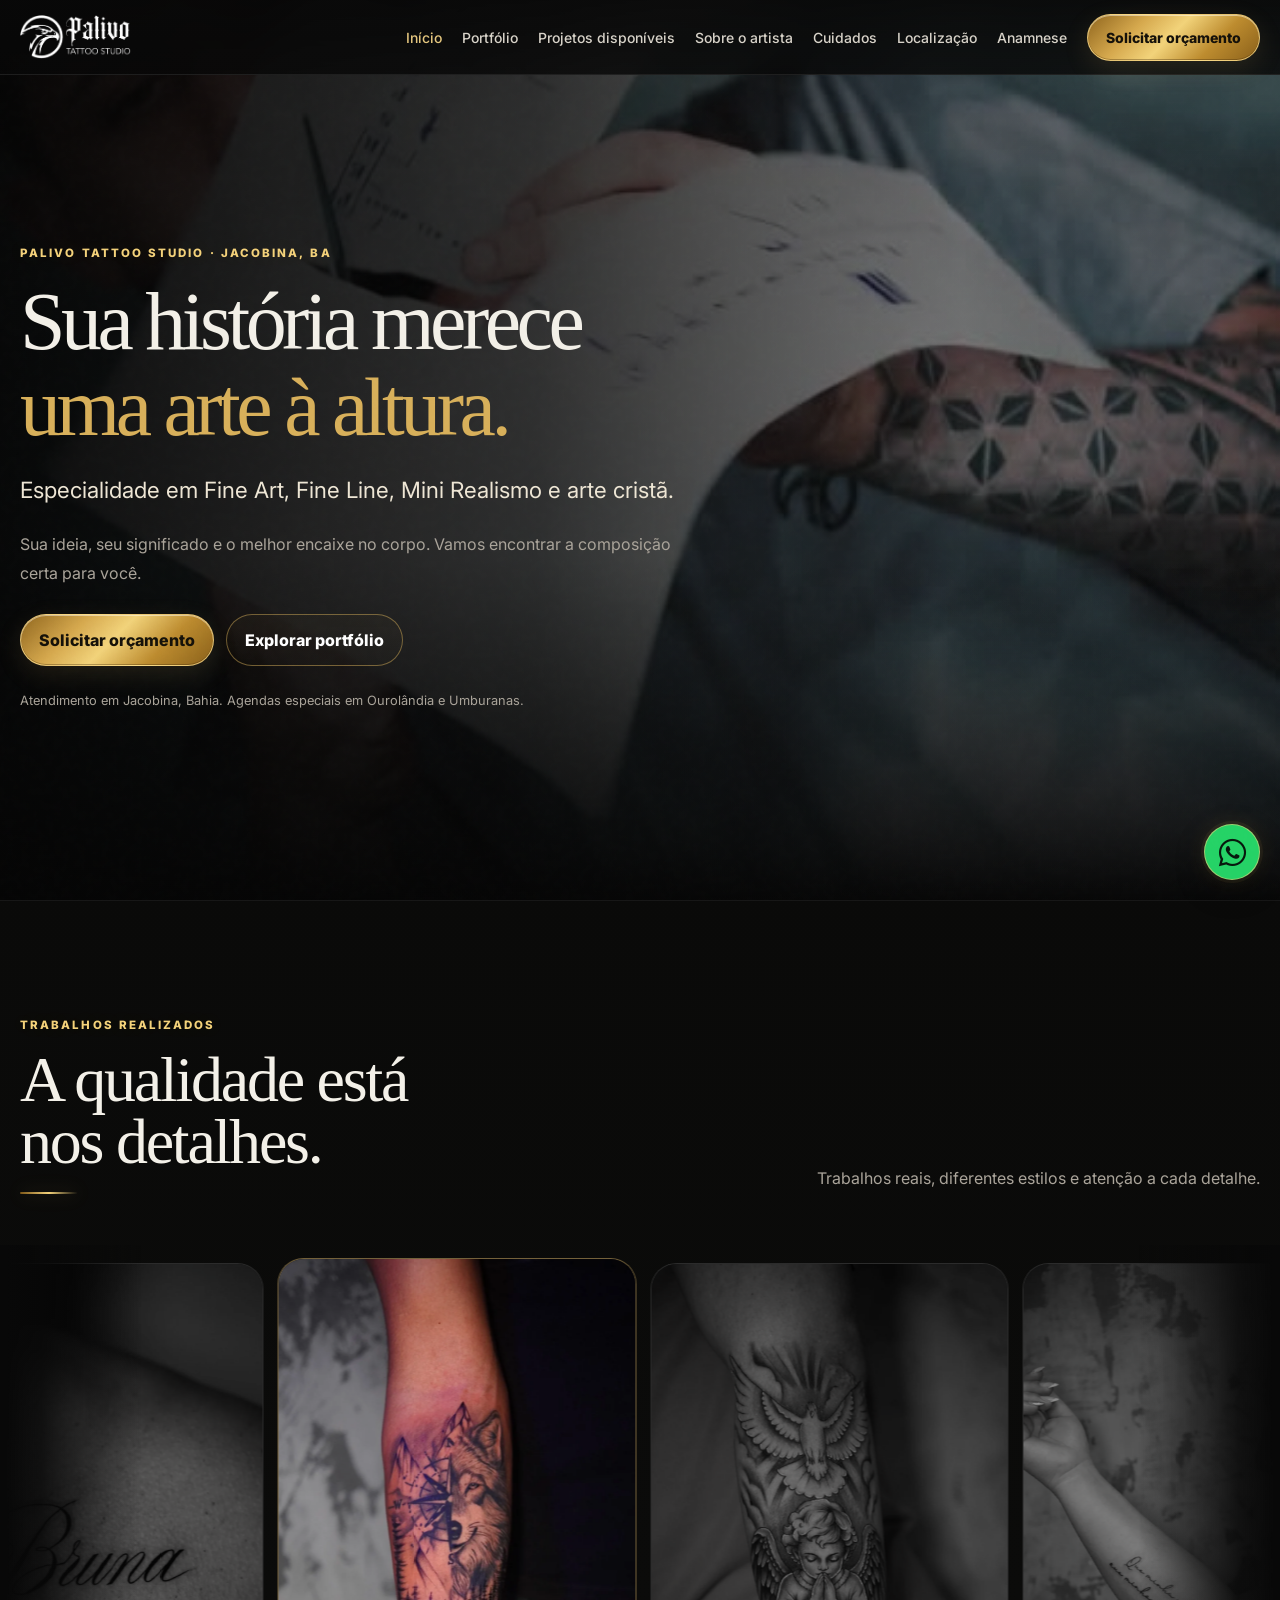
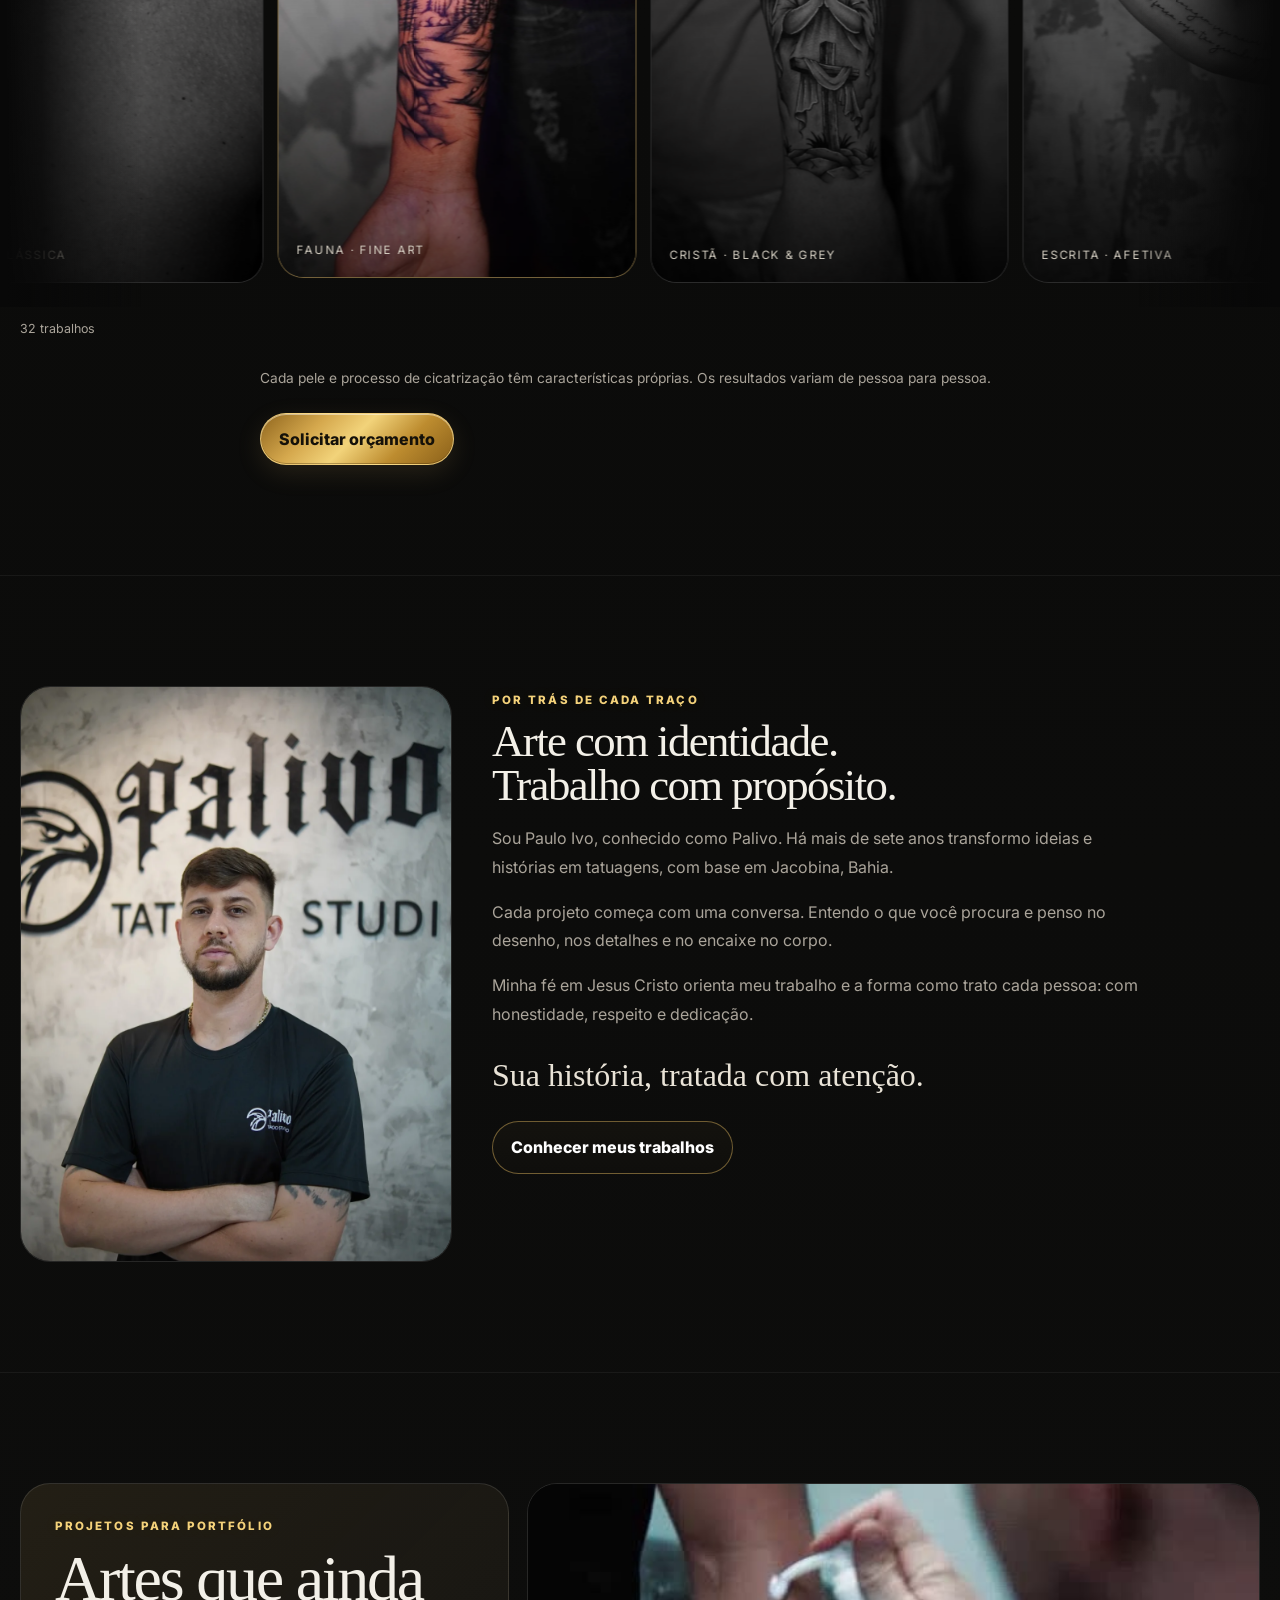
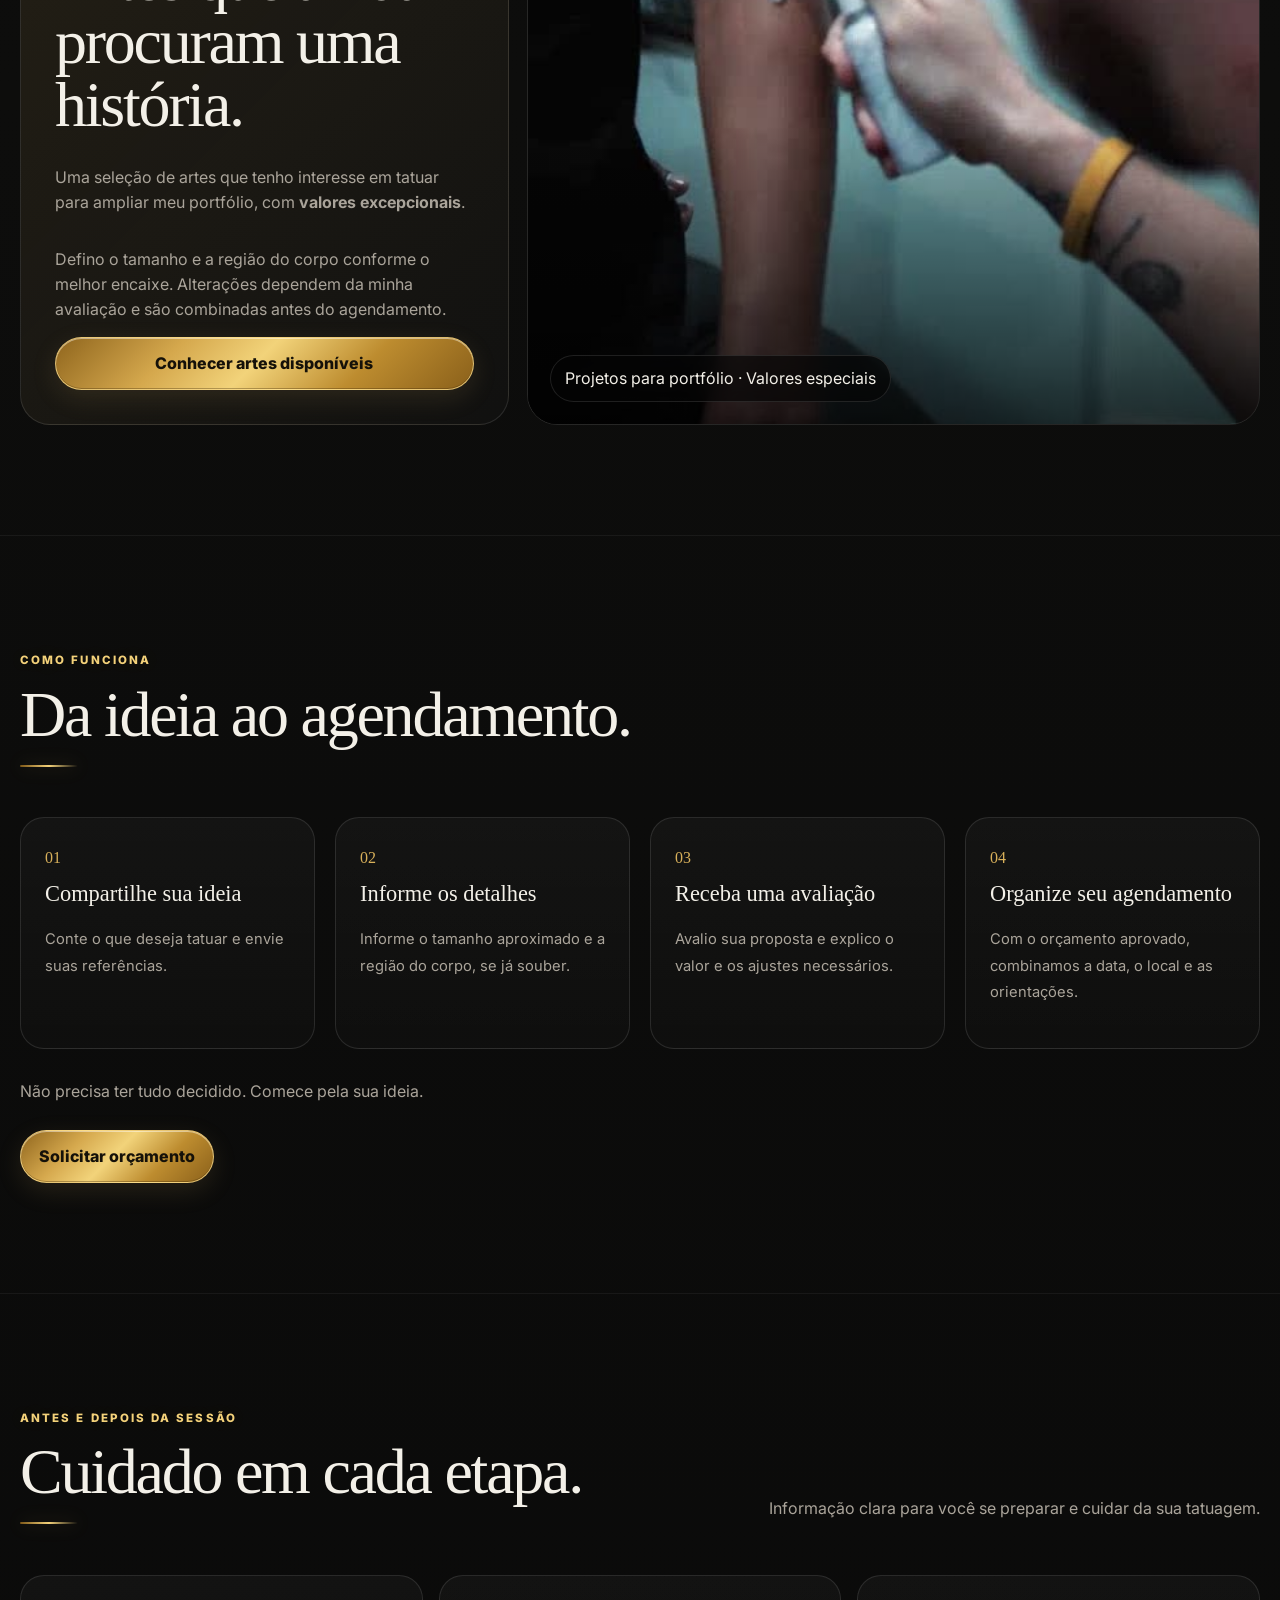
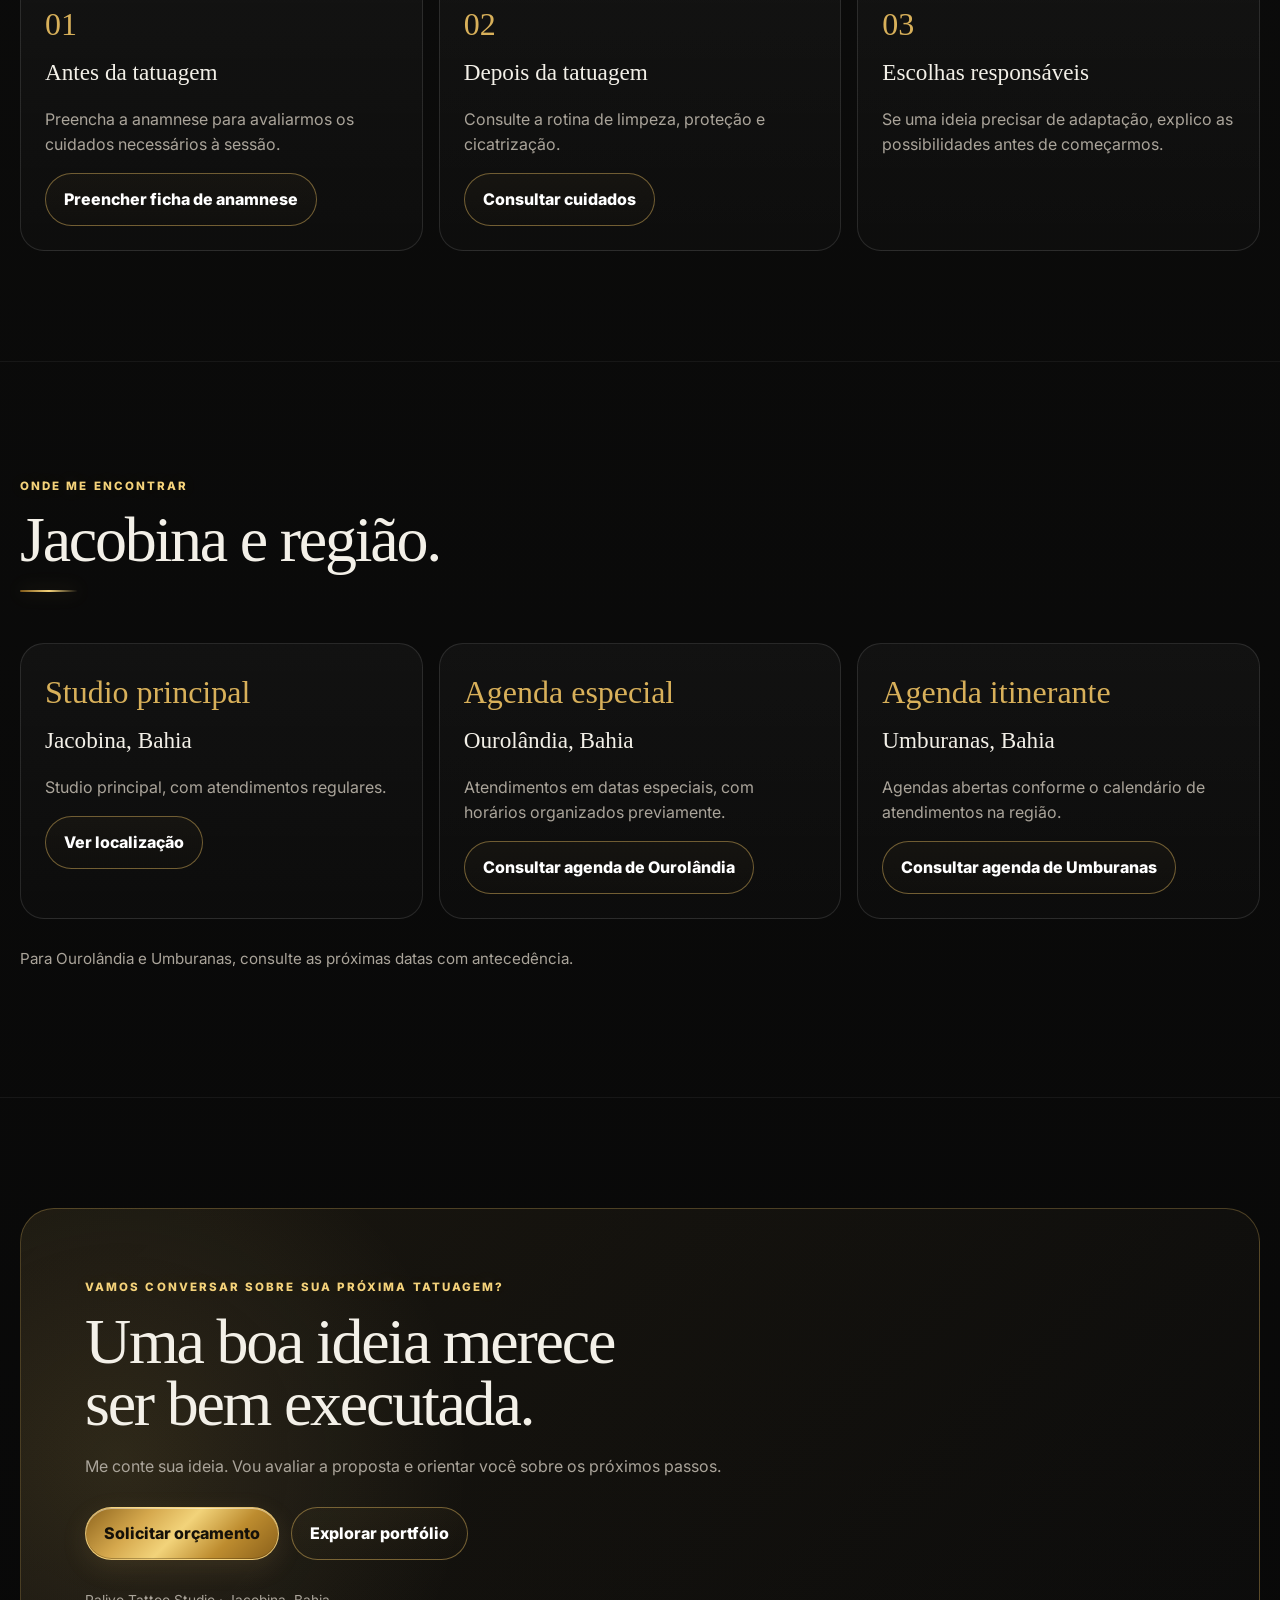
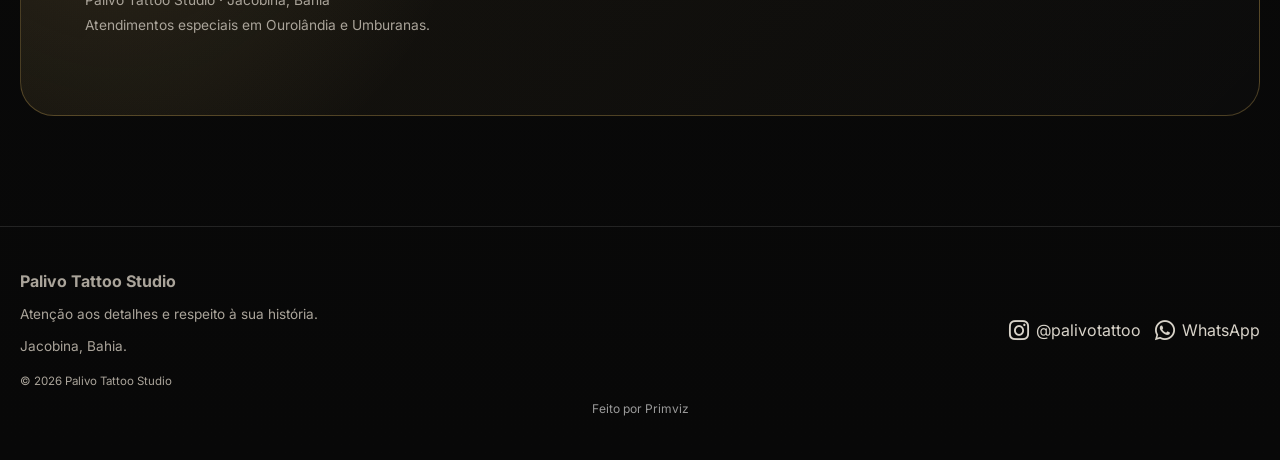
<file: index.html>
<!doctype html><html lang="pt-BR"><head><meta charset="utf-8"><meta name="viewport" content="width=device-width,initial-scale=1"><meta name="theme-color" content="#080808"><title>Palivo Tattoo Studio | Tatuagens em Jacobina, Bahia</title><meta name="description" content="Conheça os trabalhos do Palivo Tattoo Studio em Jacobina, Bahia. Veja o portfólio, confira as artes promocionais e solicite seu orçamento."><link rel="preconnect" href="https://fonts.googleapis.com"><link rel="preconnect" href="https://fonts.gstatic.com" crossorigin><link href="https://fonts.googleapis.com/css2?family=Inter:wght@400;500;600;700;800&display=swap" rel="stylesheet"><link rel="stylesheet" href="styles.css?v=v332"><!-- Google Analytics -->
<script async src="https://www.googletagmanager.com/gtag/js?id=G-HSJXMCBCYZ"></script><script>window.dataLayer=window.dataLayer||[];function gtag(){dataLayer.push(arguments)}gtag('js',new Date());gtag('config','G-HSJXMCBCYZ');</script><link rel="stylesheet" href="https://cdnjs.cloudflare.com/ajax/libs/font-awesome/6.7.2/css/all.min.css" referrerpolicy="no-referrer">
<link rel="canonical" href="https://palivotattoo.com.br/"><link rel="icon" href="/favicon.ico?v=v332" sizes="any"><link rel="icon" type="image/png" sizes="32x32" href="/assets/icons/palivo-32.png?v=v332"><link rel="icon" type="image/png" sizes="192x192" href="/assets/icons/palivo-192.png?v=v332"><link rel="apple-touch-icon" sizes="180x180" href="/assets/icons/palivo-180.png?v=v332"><link rel="stylesheet" href="/assets/css/site-nav.css?v=v332"><script defer src="/assets/js/site-nav.js?v=v332"></script><meta property="og:type" content="website"><meta property="og:title" content="Palivo Tattoo Studio | Sua história merece uma arte à altura."><meta property="og:description" content="Tatuagens em Jacobina, Bahia, com atenção aos detalhes e à sua história. Conheça o portfólio e solicite seu orçamento."><meta property="og:url" content="https://palivotattoo.com.br/"><meta property="og:image" content="https://palivotattoo.com.br/assets/icons/palivo-512.png"></head><body id="top"><header class="site-nav"><div class="site-nav__inner"><a class="site-nav__brand" href="/" aria-label="Palivo Tattoo Studio, início"><img src="/assets/media/logo-palivo-v32.png" alt="Palivo Tattoo Studio" width="150" height="44"></a><button class="site-nav__toggle" type="button" aria-label="Abrir menu" aria-controls="siteMenu" aria-expanded="false"><span aria-hidden="true">☰</span></button><nav id="siteMenu" class="site-nav__menu" aria-label="Menu principal"><a href="/">Início</a><a href="/#portfolio">Portfólio</a><a href="/artes/">Projetos disponíveis</a><a href="/#sobre">Sobre o artista</a><a href="/cuidados/">Cuidados</a><a href="/#localizacao">Localização</a><a data-anamnese href="https://forms.zohopublic.com/Roteirizze/form/Anamnese/formperma/wH5jOCuFPOMempETkKO8yI7azF52WTNBIakCX9_cHEc" target="_blank" rel="noopener">Anamnese</a><a class="site-nav__cta" href="/projeto/">Solicitar orçamento</a></nav></div></header><main><section class="hero hero-v33"><video class="hero-video" autoplay muted loop playsinline preload="metadata" poster="assets/media/perspective-poster.jpg"><source src="assets/media/perspective.mp4" type="video/mp4"></video><div class="container hero-grid"><div class="hero-copy fade-up"><span class="eyebrow">Palivo Tattoo Studio · Jacobina, BA</span><h1 class="display">Sua história merece <br><em>uma arte à altura.</em></h1><p class="hero-specialties">Especialidade em Fine Art, Fine Line, Mini Realismo e arte cristã.</p><p class="hero-detail">Sua ideia, seu significado e o melhor encaixe no corpo. Vamos encontrar a composição certa para você.</p><div class="hero-actions"><a class="btn solid" href="/projeto/">Solicitar orçamento</a><a class="btn ghost" href="#portfolio">Explorar portfólio</a></div><p class="hero-support">Atendimento em Jacobina, Bahia. Agendas especiais em Ourolândia e Umburanas.</p></div></div></section><section class="section" id="portfolio"><div class="container"><div class="section-head fade-up"><div><span class="eyebrow">Trabalhos realizados</span><h2>A qualidade está<br>nos detalhes.</h2></div><p>Trabalhos reais, diferentes estilos e atenção a cada detalhe.</p></div></div><div class="portfolio-stage"><div class="portfolio-scroller" role="region" aria-label="Portfólio de tatuagens" tabindex="0"><article class="portfolio-card"><img loading="lazy" decoding="async" width="901" height="1600" src="assets/portfolio/20.webp" alt="Tatuagem de mãe e criança com balão de coração vermelho"><div class="portfolio-label"><span>Afeto · Colorido</span></div></article><article class="portfolio-card"><img loading="lazy" decoding="async" width="901" height="1600" src="assets/portfolio/21.webp" alt="Tatuagem de leoa com filhotes e detalhe de flor azul"><div class="portfolio-label"><span>Família · Fine Line</span></div></article><article class="portfolio-card"><img loading="lazy" decoding="async" width="901" height="1600" src="assets/portfolio/22.webp" alt="Composição floral de traços finos nas costas"><div class="portfolio-label"><span>Floral · Fine Line</span></div></article><article class="portfolio-card"><img loading="lazy" decoding="async" width="901" height="1600" src="assets/portfolio/23.webp" alt="Coração anatômico com flores e nomes em homenagem à família"><div class="portfolio-label"><span>Homenagem · Fine Line</span></div></article><article class="portfolio-card"><img loading="lazy" decoding="async" width="901" height="1600" src="assets/portfolio/24.webp" alt="Composição geométrica preta no antebraço"><div class="portfolio-label"><span>Geométrico · Blackwork</span></div></article><article class="portfolio-card"><img loading="lazy" decoding="async" width="1066" height="1600" src="assets/portfolio/25.webp" alt="Composição de lobo e paisagem no antebraço"><div class="portfolio-label"><span>Fauna · Fine Art</span></div></article><article class="portfolio-card"><img loading="lazy" decoding="async" width="1066" height="1600" src="assets/portfolio/26.webp" alt="Tatuagem delicada em homenagem a 10 anos de história"><div class="portfolio-label"><span>Memória · Minimalista</span></div></article><article class="portfolio-card"><img loading="lazy" decoding="async" width="1066" height="1600" src="assets/portfolio/27.webp" alt="Retrato com referências indígenas e lobo na perna"><div class="portfolio-label"><span>Realismo · Black & Grey</span></div></article><article class="portfolio-card"><img loading="lazy" decoding="async" width="1066" height="1600" src="assets/portfolio/28.webp" alt="Flores com sombras delicadas no antebraço"><div class="portfolio-label"><span>Floral · Fine Line</span></div></article><article class="portfolio-card"><img loading="lazy" decoding="async" width="1066" height="1600" src="assets/portfolio/29.webp" alt="Composição de guerreiro e relógio com a frase Veni Vidi Vici"><div class="portfolio-label"><span>Guerreiro · Fine Art</span></div></article><article class="portfolio-card"><img loading="lazy" decoding="async" width="1066" height="1600" src="assets/portfolio/30.webp" alt="Composição de anjo, pomba e cruz no antebraço"><div class="portfolio-label"><span>Cristã · Black & Grey</span></div></article><article class="portfolio-card"><img loading="lazy" decoding="async" width="1066" height="1600" src="assets/portfolio/31.webp" alt="Composição floral de traços finos ao longo do braço"><div class="portfolio-label"><span>Floral · Composição</span></div></article><article class="portfolio-card"><img loading="lazy" decoding="async" width="1066" height="1600" src="assets/portfolio/32.webp" alt="Escrita I still bloom na lateral do corpo"><div class="portfolio-label"><span>Escrita · Fine Line</span></div></article><article class="portfolio-card"><img loading="lazy" src="assets/portfolio/01.webp" alt="Composição floral em Fine Line no portfólio do Palivo Tattoo Studio"><div class="portfolio-label"><span>Floral · Fine Line</span></div></article><article class="portfolio-card"><img loading="lazy" src="assets/portfolio/02.webp" alt="Composição de fauna em Fine Art no portfólio do Palivo Tattoo Studio"><div class="portfolio-label"><span>Fine Art · Fauna</span></div></article><article class="portfolio-card"><img loading="lazy" src="assets/portfolio/03.webp" alt="Tatuagem colorida com linhas delicadas no portfólio do Palivo Tattoo Studio"><div class="portfolio-label"><span>Color · Fine Line</span></div></article><article class="portfolio-card"><img loading="lazy" src="assets/portfolio/04.webp" alt="Escrita em Fine Line no portfólio do Palivo Tattoo Studio"><div class="portfolio-label"><span>Escrita · Fine Line</span></div></article><article class="portfolio-card"><img loading="lazy" src="assets/portfolio/05.webp" alt="Tatuagem de homenagem em realismo no portfólio do Palivo Tattoo Studio"><div class="portfolio-label"><span>Memória · Realismo</span></div></article><article class="portfolio-card"><img loading="lazy" src="assets/portfolio/06.webp" alt="Trabalho de realismo em preto e cinza no portfólio do Palivo Tattoo Studio"><div class="portfolio-label"><span>Realismo · Black & Grey</span></div></article><article class="portfolio-card"><img loading="lazy" src="assets/portfolio/07.webp" alt="Projeto autoral de traços finos no portfólio do Palivo Tattoo Studio"><div class="portfolio-label"><span>Autoral · Fine Line</span></div></article><article class="portfolio-card"><img loading="lazy" src="assets/portfolio/08.webp" alt="Tatuagem cristã minimalista no portfólio do Palivo Tattoo Studio"><div class="portfolio-label"><span>Cristã · Minimalista</span></div></article><article class="portfolio-card"><img loading="lazy" src="assets/portfolio/09.webp" alt="Projeto de fauna com composição artística no portfólio do Palivo Tattoo Studio"><div class="portfolio-label"><span>Fine Art · Fauna</span></div></article><article class="portfolio-card"><img loading="lazy" src="assets/portfolio/10.webp" alt="Projeto de escrita com traços finos no portfólio do Palivo Tattoo Studio"><div class="portfolio-label"><span>Escrita · Fine Line</span></div></article><article class="portfolio-card"><img loading="lazy" src="assets/portfolio/11.webp" alt="Tatuagem de composição clássica em blackwork no portfólio do Palivo Tattoo Studio"><div class="portfolio-label"><span>Clássico · Blackwork</span></div></article><article class="portfolio-card"><img loading="lazy" src="assets/portfolio/12.webp" alt="Projeto minimalista em Fine Line no portfólio do Palivo Tattoo Studio"><div class="portfolio-label"><span>Minimalista · Fine Line</span></div></article><article class="portfolio-card"><img loading="lazy" src="assets/portfolio/13.webp" alt="Trabalho floral de traços delicados no portfólio do Palivo Tattoo Studio"><div class="portfolio-label"><span>Floral · Fine Line</span></div></article><article class="portfolio-card"><img loading="lazy" src="assets/portfolio/14.webp" alt="Escrita de homenagem afetiva no portfólio do Palivo Tattoo Studio"><div class="portfolio-label"><span>Escrita · Afetiva</span></div></article><article class="portfolio-card"><img loading="lazy" src="assets/portfolio/15.webp" alt="Composição cristã em Fine Line no portfólio do Palivo Tattoo Studio"><div class="portfolio-label"><span>Cristã · Fine Line</span></div></article><article class="portfolio-card"><img loading="lazy" src="assets/portfolio/16.webp" alt="Projeto geométrico autoral no portfólio do Palivo Tattoo Studio"><div class="portfolio-label"><span>Geométrico · Autoral</span></div></article><article class="portfolio-card"><img loading="lazy" src="assets/portfolio/17.webp" alt="Tatuagem de escrita clássica no portfólio do Palivo Tattoo Studio"><div class="portfolio-label"><span>Escrita · Clássica</span></div></article><article class="portfolio-card"><img loading="lazy" src="assets/portfolio/18.webp" alt="Composição afetiva de linhas finas no portfólio do Palivo Tattoo Studio"><div class="portfolio-label"><span>Afetiva · Fine Line</span></div></article><article class="portfolio-card"><img loading="lazy" src="assets/portfolio/19.webp" alt="Projeto minimalista em Fine Art no portfólio do Palivo Tattoo Studio"><div class="portfolio-label"><span>Fine Art · Minimalista</span></div></article></div></div><div class="container portfolio-meta"><span>32 trabalhos</span></div><div class="container copy-followup"><p class="note">Cada pele e processo de cicatrização têm características próprias. Os resultados variam de pessoa para pessoa.</p><a class="btn solid" href="/projeto/">Solicitar orçamento</a></div></section><section class="section " id="sobre"><div class="container"><div class="about-grid"><div class="about-photo fade-up"><img loading="lazy" src="assets/media/palivo-retrato.webp" alt="Paulo Ivo, conhecido como Palivo, no Palivo Tattoo Studio em Jacobina"></div><div class="about-copy fade-up"><span class="eyebrow">Por trás de cada traço</span><h2>Arte com identidade.<br>Trabalho com propósito.</h2><p>Sou Paulo Ivo, conhecido como Palivo. Há mais de sete anos transformo ideias e histórias em tatuagens, com base em Jacobina, Bahia.</p><p>Cada projeto começa com uma conversa. Entendo o que você procura e penso no desenho, nos detalhes e no encaixe no corpo.</p><p>Minha fé em Jesus Cristo orienta meu trabalho e a forma como trato cada pessoa: com honestidade, respeito e dedicação.</p><div class="quote">Sua história, tratada com atenção.</div><a class="btn ghost" href="#portfolio">Conhecer meus trabalhos</a></div></div></div></section><section class="section"><div class="container promo-panel"><div class="promo-copy fade-up"><span class="eyebrow">Projetos para portfólio</span><h2>Artes que ainda<br>procuram uma história.</h2><p>Uma seleção de artes que tenho interesse em tatuar para ampliar meu portfólio, com <strong>valores excepcionais</strong>.</p><p>Defino o tamanho e a região do corpo conforme o melhor encaixe. Alterações dependem da minha avaliação e são combinadas antes do agendamento.</p><a class="btn solid" href="/artes/">Conhecer artes disponíveis</a></div><div class="promo-media fade-up"><video autoplay muted loop playsinline preload="metadata" poster="assets/media/arcanjo-poster.jpg"><source src="assets/media/arcanjo.mp4" type="video/mp4"></video><div class="promo-tag">Projetos para portfólio · Valores especiais</div></div></div></section><section class="section " id="orcamento"><div class="container"><div class="section-head fade-up"><div><span class="eyebrow">Como funciona</span><h2>Da ideia ao agendamento.</h2></div></div><div class="copy-grid-four process-grid"><article class="card fade-up"><span class="card-number">01</span><h3>Compartilhe sua ideia</h3><p>Conte o que deseja tatuar e envie suas referências.</p></article><article class="card fade-up"><span class="card-number">02</span><h3>Informe os detalhes</h3><p>Informe o tamanho aproximado e a região do corpo, se já souber.</p></article><article class="card fade-up"><span class="card-number">03</span><h3>Receba uma avaliação</h3><p>Avalio sua proposta e explico o valor e os ajustes necessários.</p></article><article class="card fade-up"><span class="card-number">04</span><h3>Organize seu agendamento</h3><p>Com o orçamento aprovado, combinamos a data, o local e as orientações.</p></article></div><div class="copy-followup"><p>Não precisa ter tudo decidido. Comece pela sua ideia.</p><a class="btn solid" href="/projeto/">Solicitar orçamento</a></div></div></section><section class="section "><div class="container"><div class="section-head fade-up"><div><span class="eyebrow">Antes e depois da sessão</span><h2>Cuidado em cada etapa.</h2></div><p>Informação clara para você se preparar e cuidar da sua tatuagem.</p></div><div class="cards"><article class="card fade-up"><span class="card-number">01</span><h3>Antes da tatuagem</h3><p>Preencha a anamnese para avaliarmos os cuidados necessários à sessão.</p><a class="btn" data-anamnese>Preencher ficha de anamnese</a></article><article class="card fade-up"><span class="card-number">02</span><h3>Depois da tatuagem</h3><p>Consulte a rotina de limpeza, proteção e cicatrização.</p><a class="btn " href="/cuidados/">Consultar cuidados</a></article><article class="card fade-up"><span class="card-number">03</span><h3>Escolhas responsáveis</h3><p>Se uma ideia precisar de adaptação, explico as possibilidades antes de começarmos.</p></article></div></div></section><section class="section " id="localizacao"><div class="container"><div class="section-head fade-up"><div><span class="eyebrow">Onde me encontrar</span><h2>Jacobina e região.</h2></div></div><div class="cards"><article class="card fade-up"><span class="card-number">Studio principal</span><h3>Jacobina, Bahia</h3><p>Studio principal, com atendimentos regulares.</p><a class="btn" href="https://www.google.com/maps/search/-11.184110,+-40.515932" target="_blank" rel="noopener">Ver localização</a></article><article class="card fade-up"><span class="card-number">Agenda especial</span><h3>Ourolândia, Bahia</h3><p>Atendimentos em datas especiais, com horários organizados previamente.</p><a class="btn " href="/projeto/">Consultar agenda de Ourolândia</a></article><article class="card fade-up"><span class="card-number">Agenda itinerante</span><h3>Umburanas, Bahia</h3><p>Agendas abertas conforme o calendário de atendimentos na região.</p><a class="btn " href="/projeto/">Consultar agenda de Umburanas</a></article></div><p class="copy-closing">Para Ourolândia e Umburanas, consulte as próximas datas com antecedência.</p></div></section><section class="section "><div class="container"><div class="cta-band cta-v33 fade-up"><span class="eyebrow">Vamos conversar sobre sua próxima tatuagem?</span><h2>Uma boa ideia merece<br>ser bem executada.</h2><p>Me conte sua ideia. Vou avaliar a proposta e orientar você sobre os próximos passos.</p><div class="hero-actions"><a class="btn solid" href="/projeto/">Solicitar orçamento</a><a class="btn ghost" href="#portfolio">Explorar portfólio</a></div><p class="note">Palivo Tattoo Studio · Jacobina, Bahia<br>Atendimentos especiais em Ourolândia e Umburanas.</p></div></div></section></main><footer class="footer"><div class="container footer-grid"><div><strong>Palivo Tattoo Studio</strong><p>Atenção aos detalhes e respeito à sua história.</p><p>Jacobina, Bahia.</p><small>© 2026 Palivo Tattoo Studio</small></div><div class="social-links"><a class="social-link" href="https://www.instagram.com/palivotattoo" target="_blank" rel="noopener" aria-label="Instagram Palivo Tattoo"><i class="fa-brands fa-instagram brand-icon" aria-hidden="true"></i><span>@palivotattoo</span></a><a class="social-link" href="projeto/index.html" aria-label="WhatsApp Palivo Tattoo"><i class="fa-brands fa-whatsapp brand-icon" aria-hidden="true"></i><span>WhatsApp</span></a></div></div><p class="primviz-credit"><a href="https://primviz.com.br" target="_blank" rel="noopener noreferrer">Feito por Primviz </a></p></footer><a class="wa-float" href="projeto/index.html" aria-label="Solicitar orçamento pelo WhatsApp"><i class="fa-brands fa-whatsapp brand-icon" aria-hidden="true"></i></a><script src="script.js?v=v332"></script></body></html>
</file>
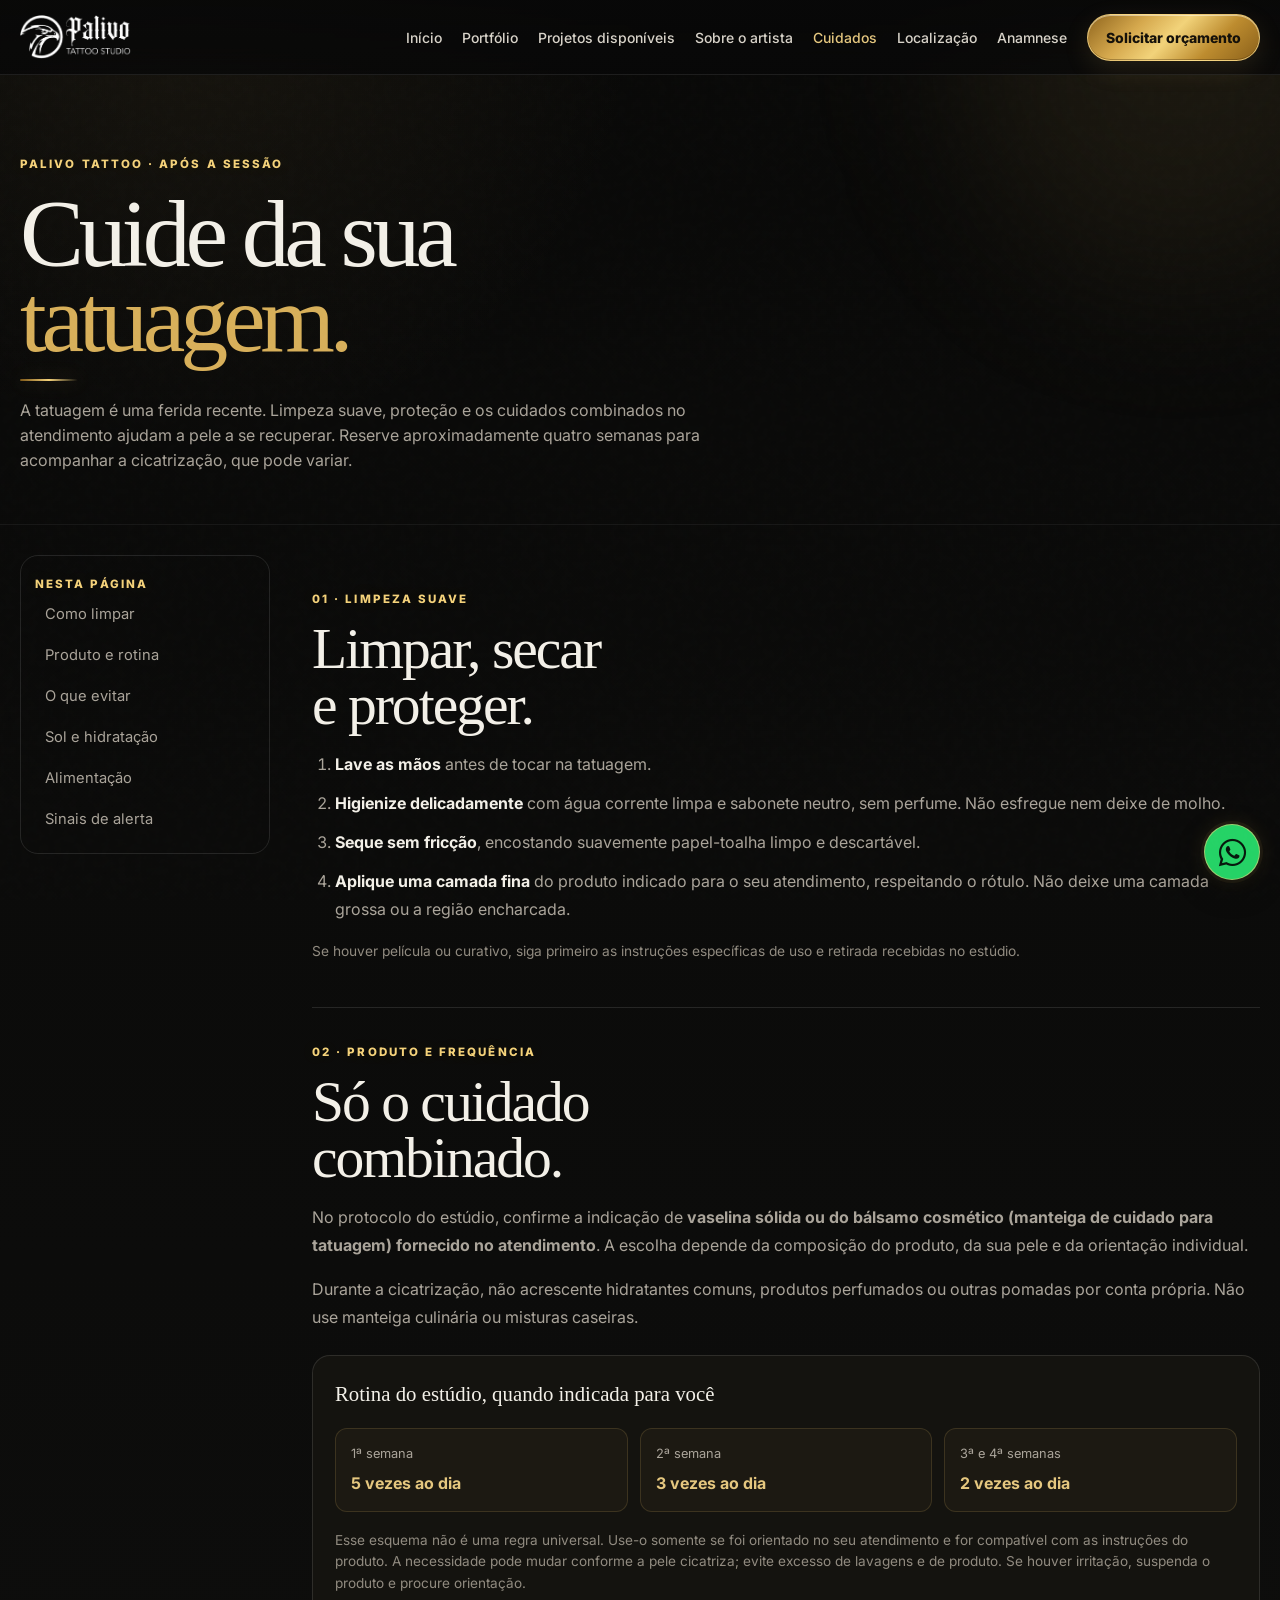
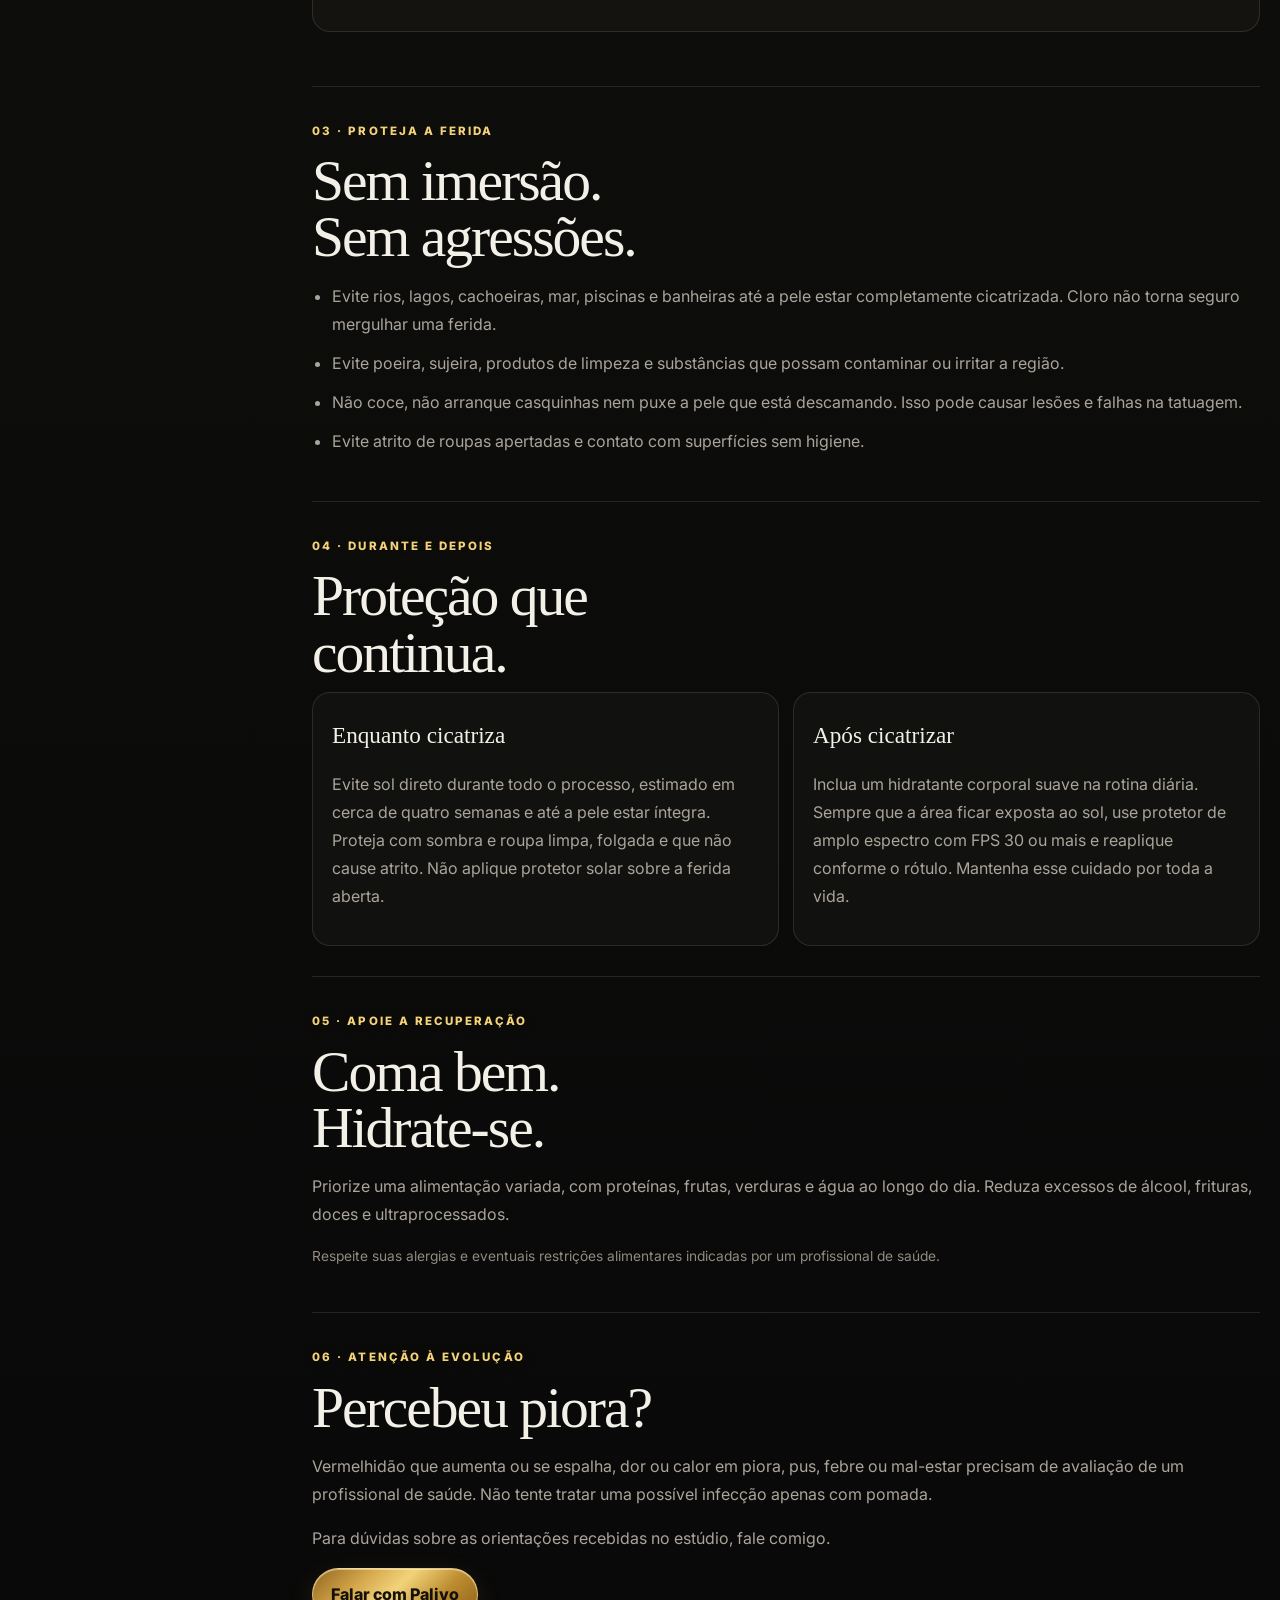
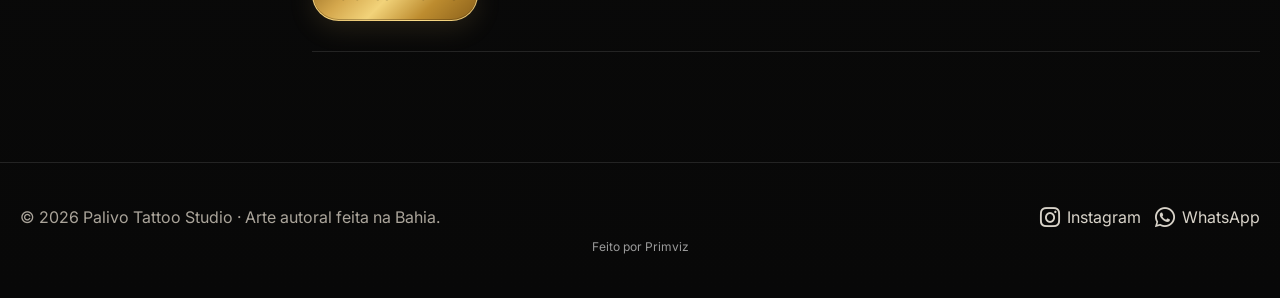
<file: cuidados/index.html>
<!doctype html><html lang="pt-BR"><head><meta charset="utf-8"><meta name="viewport" content="width=device-width,initial-scale=1"><meta name="theme-color" content="#080808"><title>Cuidados pós-tattoo | Palivo Tattoo</title><meta name="description" content="Como limpar, proteger e acompanhar a cicatrização da tatuagem. Rotina de cuidado do estúdio, proteção solar e sinais de alerta."><link rel="preconnect" href="https://fonts.googleapis.com"><link rel="preconnect" href="https://fonts.gstatic.com" crossorigin><link href="https://fonts.googleapis.com/css2?family=Inter:wght@400;500;600;700;800&display=swap" rel="stylesheet"><link rel="stylesheet" href="../styles.css?v=v332"><!-- Google Analytics -->
<script async src="https://www.googletagmanager.com/gtag/js?id=G-HSJXMCBCYZ"></script><script>window.dataLayer=window.dataLayer||[];function gtag(){dataLayer.push(arguments)}gtag('js',new Date());gtag('config','G-HSJXMCBCYZ');</script><link rel="stylesheet" href="https://cdnjs.cloudflare.com/ajax/libs/font-awesome/6.7.2/css/all.min.css" referrerpolicy="no-referrer">
<link rel="canonical" href="https://palivotattoo.com.br/cuidados/"><link rel="icon" href="/favicon.ico?v=v332" sizes="any"><link rel="icon" type="image/png" sizes="32x32" href="/assets/icons/palivo-32.png?v=v332"><link rel="icon" type="image/png" sizes="192x192" href="/assets/icons/palivo-192.png?v=v332"><link rel="apple-touch-icon" sizes="180x180" href="/assets/icons/palivo-180.png?v=v332"><link rel="stylesheet" href="/assets/css/site-nav.css?v=v332"><script defer src="/assets/js/site-nav.js?v=v332"></script></head><body id="top"><header class="site-nav"><div class="site-nav__inner"><a class="site-nav__brand" href="/" aria-label="Palivo Tattoo Studio, início"><img src="/assets/media/logo-palivo-v32.png" alt="Palivo Tattoo Studio" width="150" height="44"></a><button class="site-nav__toggle" type="button" aria-label="Abrir menu" aria-controls="siteMenu" aria-expanded="false"><span aria-hidden="true">☰</span></button><nav id="siteMenu" class="site-nav__menu" aria-label="Menu principal"><a href="/">Início</a><a href="/#portfolio">Portfólio</a><a href="/artes/">Projetos disponíveis</a><a href="/#sobre">Sobre o artista</a><a href="/cuidados/">Cuidados</a><a href="/#localizacao">Localização</a><a data-anamnese href="https://forms.zohopublic.com/Roteirizze/form/Anamnese/formperma/wH5jOCuFPOMempETkKO8yI7azF52WTNBIakCX9_cHEc" target="_blank" rel="noopener">Anamnese</a><a class="site-nav__cta" href="/projeto/">Solicitar orçamento</a></nav></div></header><main><section class="page-hero care-hero"><div class="container"><span class="eyebrow">Palivo Tattoo · Após a sessão</span><h1 class="display">Cuide da sua<br><em>tatuagem.</em></h1><p>A tatuagem é uma ferida recente. Limpeza suave, proteção e os cuidados combinados no atendimento ajudam a pele a se recuperar. Reserve aproximadamente quatro semanas para acompanhar a cicatrização, que pode variar.</p></div></section><section class="section care-section"><div class="container care-layout"><aside class="care-nav"><span class="eyebrow">Nesta página</span><a href="#limpeza">Como limpar</a><a href="#produto">Produto e rotina</a><a href="#evitar">O que evitar</a><a href="#sol">Sol e hidratação</a><a href="#alimentacao">Alimentação</a><a href="#alerta">Sinais de alerta</a></aside><div>
<section class="care-block" id="limpeza"><span class="eyebrow">01 · Limpeza suave</span><h2>Limpar, secar<br>e proteger.</h2><ol class="care-steps"><li><strong>Lave as mãos</strong> antes de tocar na tatuagem.</li><li><strong>Higienize delicadamente</strong> com água corrente limpa e sabonete neutro, sem perfume. Não esfregue nem deixe de molho.</li><li><strong>Seque sem fricção</strong>, encostando suavemente papel-toalha limpo e descartável.</li><li><strong>Aplique uma camada fina</strong> do produto indicado para o seu atendimento, respeitando o rótulo. Não deixe uma camada grossa ou a região encharcada.</li></ol><p class="note">Se houver película ou curativo, siga primeiro as instruções específicas de uso e retirada recebidas no estúdio.</p></section>
<section class="care-block" id="produto"><span class="eyebrow">02 · Produto e frequência</span><h2>Só o cuidado<br>combinado.</h2><p>No protocolo do estúdio, confirme a indicação de <strong>vaselina sólida ou do bálsamo cosmético (manteiga de cuidado para tatuagem) fornecido no atendimento</strong>. A escolha depende da composição do produto, da sua pele e da orientação individual.</p><p>Durante a cicatrização, não acrescente hidratantes comuns, produtos perfumados ou outras pomadas por conta própria. Não use manteiga culinária ou misturas caseiras.</p><div class="care-routine"><h3>Rotina do estúdio, quando indicada para você</h3><div class="care-frequency"><div><span>1ª semana</span><strong>5 vezes ao dia</strong></div><div><span>2ª semana</span><strong>3 vezes ao dia</strong></div><div><span>3ª e 4ª semanas</span><strong>2 vezes ao dia</strong></div></div><p class="note">Esse esquema não é uma regra universal. Use-o somente se foi orientado no seu atendimento e for compatível com as instruções do produto. A necessidade pode mudar conforme a pele cicatriza; evite excesso de lavagens e de produto. Se houver irritação, suspenda o produto e procure orientação.</p></div></section>
<section class="care-block" id="evitar"><span class="eyebrow">03 · Proteja a ferida</span><h2>Sem imersão.<br>Sem agressões.</h2><ul><li>Evite rios, lagos, cachoeiras, mar, piscinas e banheiras até a pele estar completamente cicatrizada. Cloro não torna seguro mergulhar uma ferida.</li><li>Evite poeira, sujeira, produtos de limpeza e substâncias que possam contaminar ou irritar a região.</li><li>Não coce, não arranque casquinhas nem puxe a pele que está descamando. Isso pode causar lesões e falhas na tatuagem.</li><li>Evite atrito de roupas apertadas e contato com superfícies sem higiene.</li></ul></section>
<section class="care-block" id="sol"><span class="eyebrow">04 · Durante e depois</span><h2>Proteção que<br>continua.</h2><div class="food-grid"><article class="food-card"><h3>Enquanto cicatriza</h3><p>Evite sol direto durante todo o processo, estimado em cerca de quatro semanas e até a pele estar íntegra. Proteja com sombra e roupa limpa, folgada e que não cause atrito. Não aplique protetor solar sobre a ferida aberta.</p></article><article class="food-card"><h3>Após cicatrizar</h3><p>Inclua um hidratante corporal suave na rotina diária. Sempre que a área ficar exposta ao sol, use protetor de amplo espectro com FPS 30 ou mais e reaplique conforme o rótulo. Mantenha esse cuidado por toda a vida.</p></article></div></section>
<section class="care-block" id="alimentacao"><span class="eyebrow">05 · Apoie a recuperação</span><h2>Coma bem.<br>Hidrate-se.</h2><p>Priorize uma alimentação variada, com proteínas, frutas, verduras e água ao longo do dia. Reduza excessos de álcool, frituras, doces e ultraprocessados.</p><p class="note">Respeite suas alergias e eventuais restrições alimentares indicadas por um profissional de saúde.</p></section>
<section class="care-block" id="alerta"><span class="eyebrow">06 · Atenção à evolução</span><h2>Percebeu piora?</h2><p>Vermelhidão que aumenta ou se espalha, dor ou calor em piora, pus, febre ou mal-estar precisam de avaliação de um profissional de saúde. Não tente tratar uma possível infecção apenas com pomada.</p><p>Para dúvidas sobre as orientações recebidas no estúdio, fale comigo.</p><a class="btn solid" href="https://wa.me/5571996754698?text=Ol%C3%A1%2C%20Palivo!%20Estou%20com%20uma%20d%C3%BAvida%20sobre%20os%20cuidados%20da%20minha%20tatuagem." target="_blank" rel="noopener">Falar com Palivo</a></section>
</div></div></section></main><footer class="footer"><div class="container footer-grid"><div>© 2026 Palivo Tattoo Studio · Arte autoral feita na Bahia.</div><div class="social-links"><a class="social-link" href="https://www.instagram.com/palivotattoo" target="_blank" rel="noopener" aria-label="Instagram Palivo Tattoo"><i class="fa-brands fa-instagram brand-icon" aria-hidden="true"></i><span>Instagram</span></a><a class="social-link" href="../projeto/index.html" aria-label="WhatsApp Palivo Tattoo"><i class="fa-brands fa-whatsapp brand-icon" aria-hidden="true"></i><span>WhatsApp</span></a></div></div><p class="primviz-credit"><a href="https://primviz.com.br" target="_blank" rel="noopener noreferrer">Feito por Primviz </a></p></footer><a class="wa-float" href="../projeto/index.html" aria-label="Solicitar orçamento pelo WhatsApp"><i class="fa-brands fa-whatsapp brand-icon" aria-hidden="true"></i></a><script src="../script.js?v=v332"></script></body></html>
</file>
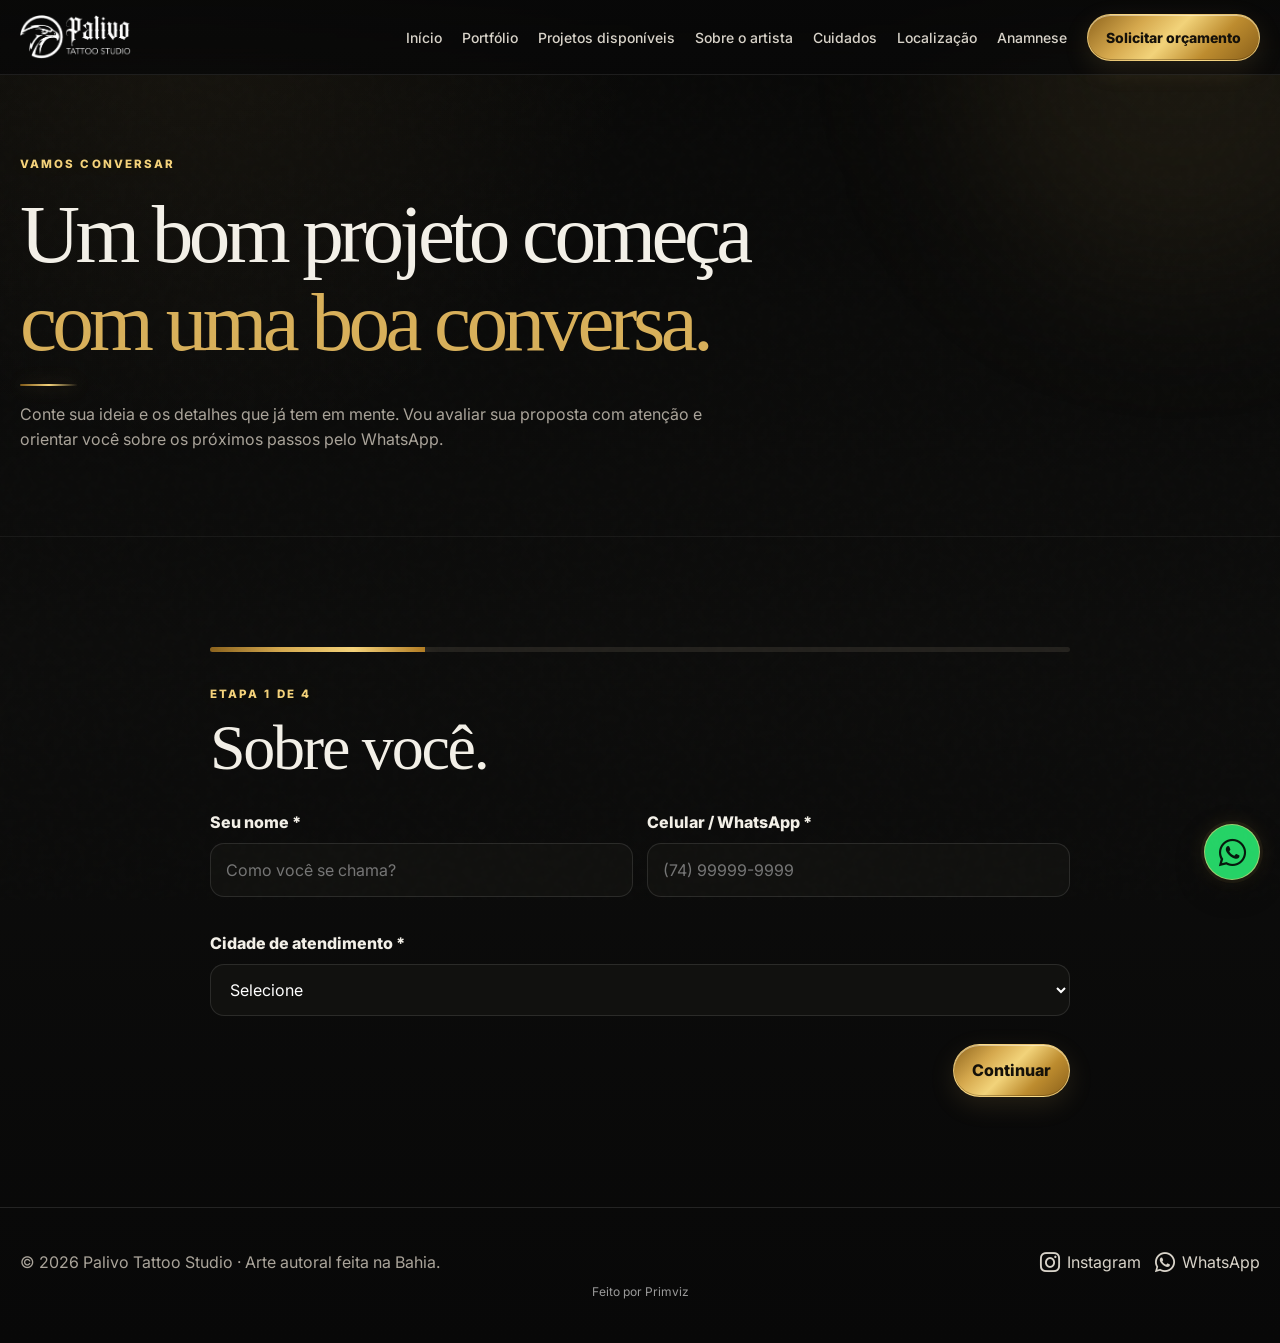
<file: projeto/index.html>
<!doctype html><html lang="pt-BR"><head><meta charset="utf-8"><meta name="viewport" content="width=device-width,initial-scale=1"><meta name="theme-color" content="#080808"><title>Solicitar orçamento | Palivo Tattoo Studio</title><meta name="description" content="Solicite seu orçamento de tatuagem no Palivo Tattoo Studio. Conte sua ideia e os detalhes para continuar o atendimento pelo WhatsApp."><link rel="preconnect" href="https://fonts.googleapis.com"><link rel="preconnect" href="https://fonts.gstatic.com" crossorigin><link href="https://fonts.googleapis.com/css2?family=Inter:wght@400;500;600;700;800&display=swap" rel="stylesheet"><link rel="stylesheet" href="../styles.css?v=v332"><!-- Google Analytics -->
<script async src="https://www.googletagmanager.com/gtag/js?id=G-HSJXMCBCYZ"></script><script>window.dataLayer=window.dataLayer||[];function gtag(){dataLayer.push(arguments)}gtag('js',new Date());gtag('config','G-HSJXMCBCYZ');</script><link rel="stylesheet" href="https://cdnjs.cloudflare.com/ajax/libs/font-awesome/6.7.2/css/all.min.css" referrerpolicy="no-referrer">
<link rel="canonical" href="https://palivotattoo.com.br/projeto/"><link rel="icon" href="/favicon.ico?v=v332" sizes="any"><link rel="icon" type="image/png" sizes="32x32" href="/assets/icons/palivo-32.png?v=v332"><link rel="icon" type="image/png" sizes="192x192" href="/assets/icons/palivo-192.png?v=v332"><link rel="apple-touch-icon" sizes="180x180" href="/assets/icons/palivo-180.png?v=v332"><link rel="stylesheet" href="/assets/css/site-nav.css?v=v332"><script defer src="/assets/js/site-nav.js?v=v332"></script></head><body id="top"><header class="site-nav"><div class="site-nav__inner"><a class="site-nav__brand" href="/" aria-label="Palivo Tattoo Studio, início"><img src="/assets/media/logo-palivo-v32.png" alt="Palivo Tattoo Studio" width="150" height="44"></a><button class="site-nav__toggle" type="button" aria-label="Abrir menu" aria-controls="siteMenu" aria-expanded="false"><span aria-hidden="true">☰</span></button><nav id="siteMenu" class="site-nav__menu" aria-label="Menu principal"><a href="/">Início</a><a href="/#portfolio">Portfólio</a><a href="/artes/">Projetos disponíveis</a><a href="/#sobre">Sobre o artista</a><a href="/cuidados/">Cuidados</a><a href="/#localizacao">Localização</a><a data-anamnese href="https://forms.zohopublic.com/Roteirizze/form/Anamnese/formperma/wH5jOCuFPOMempETkKO8yI7azF52WTNBIakCX9_cHEc" target="_blank" rel="noopener">Anamnese</a><a class="site-nav__cta" href="/projeto/">Solicitar orçamento</a></nav></div></header><main><section class="page-hero budget-hero-v33"><div class="container"><span class="eyebrow">Vamos conversar</span><h1 class="display">Um bom projeto começa<br><em>com uma boa conversa.</em></h1><p>Conte sua ideia e os detalhes que já tem em mente. Vou avaliar sua proposta com atenção e orientar você sobre os próximos passos pelo WhatsApp.</p></div></section><section class="section"><div class="container form-shell"><form id="projectForm"><div class="progress"><i></i></div>
<div class="step active"><span class="eyebrow">Etapa 1 de 4</span><h2>Sobre você.</h2><div class="grid-2"><div class="field"><label>Seu nome *</label><input required name="nome" placeholder="Como você se chama?"></div><div class="field"><label>Celular / WhatsApp *</label><input required name="celular" inputmode="tel" placeholder="(74) 99999-9999"></div></div><div class="field"><label>Cidade de atendimento *</label><select required name="cidade"><option value="">Selecione</option><option>Jacobina</option><option>Ourolândia</option><option>Umburanas</option></select></div><div class="form-actions"><span></span><button class="btn solid" type="button" data-next>Continuar </button></div></div>
<div class="step"><span class="eyebrow">Etapa 2 de 4</span><h2>Sobre a tattoo.</h2><div class="grid-2"><div class="field"><label>Tamanho aproximado *</label><select required name="tamanho"><option value="">Selecione</option><option>Não sei ainda</option><option>Até 5 cm</option><option>5 a 10 cm</option><option>10 a 15 cm</option><option>15 a 25 cm</option><option>Projeto grande / fechamento</option></select></div><div class="field"><label>Estilo *</label><select required name="estilo"><option value="">Selecione</option><option>Mini Realismo</option><option>Arte cristã</option><option>Realismo</option><option>Fine Line</option><option>Fine Art</option><option>Escrita / Tipografia</option><option>Comercial</option><option>Fechamento</option><option>Não sei ainda</option></select></div></div><div class="field"><label>Região do corpo *</label><div class="choices"><button class="choice" type="button" data-area="Braço">Braço</button><button class="choice" type="button" data-area="Antebraço">Antebraço</button><button class="choice" type="button" data-area="Ombro">Ombro</button><button class="choice" type="button" data-area="Peito">Peito</button><button class="choice" type="button" data-area="Costas">Costas</button><button class="choice" type="button" data-area="Costela">Costela</button><button class="choice" type="button" data-area="Perna">Perna</button><button class="choice" type="button" data-area="Panturrilha">Panturrilha</button><button class="choice" type="button" data-area="Outro">Outro</button></div><input type="hidden" name="areas" required aria-required="true"></div><div class="form-actions"><button class="btn ghost" type="button" data-prev> Voltar</button><button class="btn solid" type="button" data-next>Continuar </button></div></div>
<div class="step"><span class="eyebrow">Etapa 3 de 4</span><h2>Conte sua ideia.</h2><div class="field"><label>Ideia / referência *</label><textarea required name="ideia" placeholder="Conte o que imagina: símbolos, referências, significado, texto, composição..."></textarea></div><p class="note">Ao finalizar, você poderá enviar as imagens de referência na conversa do WhatsApp.</p><div class="form-actions"><button class="btn ghost" type="button" data-prev> Voltar</button><button class="btn solid" type="button" data-next>Revisar </button></div></div>
<div class="step"><span class="eyebrow">Etapa 4 de 4</span><h2>Revise seu projeto.</h2><div id="review" class="review"></div><div class="form-actions"><button class="btn ghost" type="button" data-prev> Voltar</button><button class="btn solid" type="submit">Enviar no WhatsApp </button></div></div></form></div></section></main><footer class="footer"><div class="container footer-grid"><div>© 2026 Palivo Tattoo Studio · Arte autoral feita na Bahia.</div><div class="social-links"><a class="social-link" href="https://www.instagram.com/palivotattoo" target="_blank" rel="noopener" aria-label="Instagram Palivo Tattoo"><i class="fa-brands fa-instagram brand-icon" aria-hidden="true"></i><span>Instagram</span></a><a class="social-link" href="index.html" aria-label="WhatsApp Palivo Tattoo"><i class="fa-brands fa-whatsapp brand-icon" aria-hidden="true"></i><span>WhatsApp</span></a></div></div><p class="primviz-credit"><a href="https://primviz.com.br" target="_blank" rel="noopener noreferrer">Feito por Primviz </a></p></footer><a class="wa-float" href="index.html" aria-label="Solicitar orçamento pelo WhatsApp"><i class="fa-brands fa-whatsapp brand-icon" aria-hidden="true"></i></a><script src="../script.js?v=v332"></script></body></html>
</file>
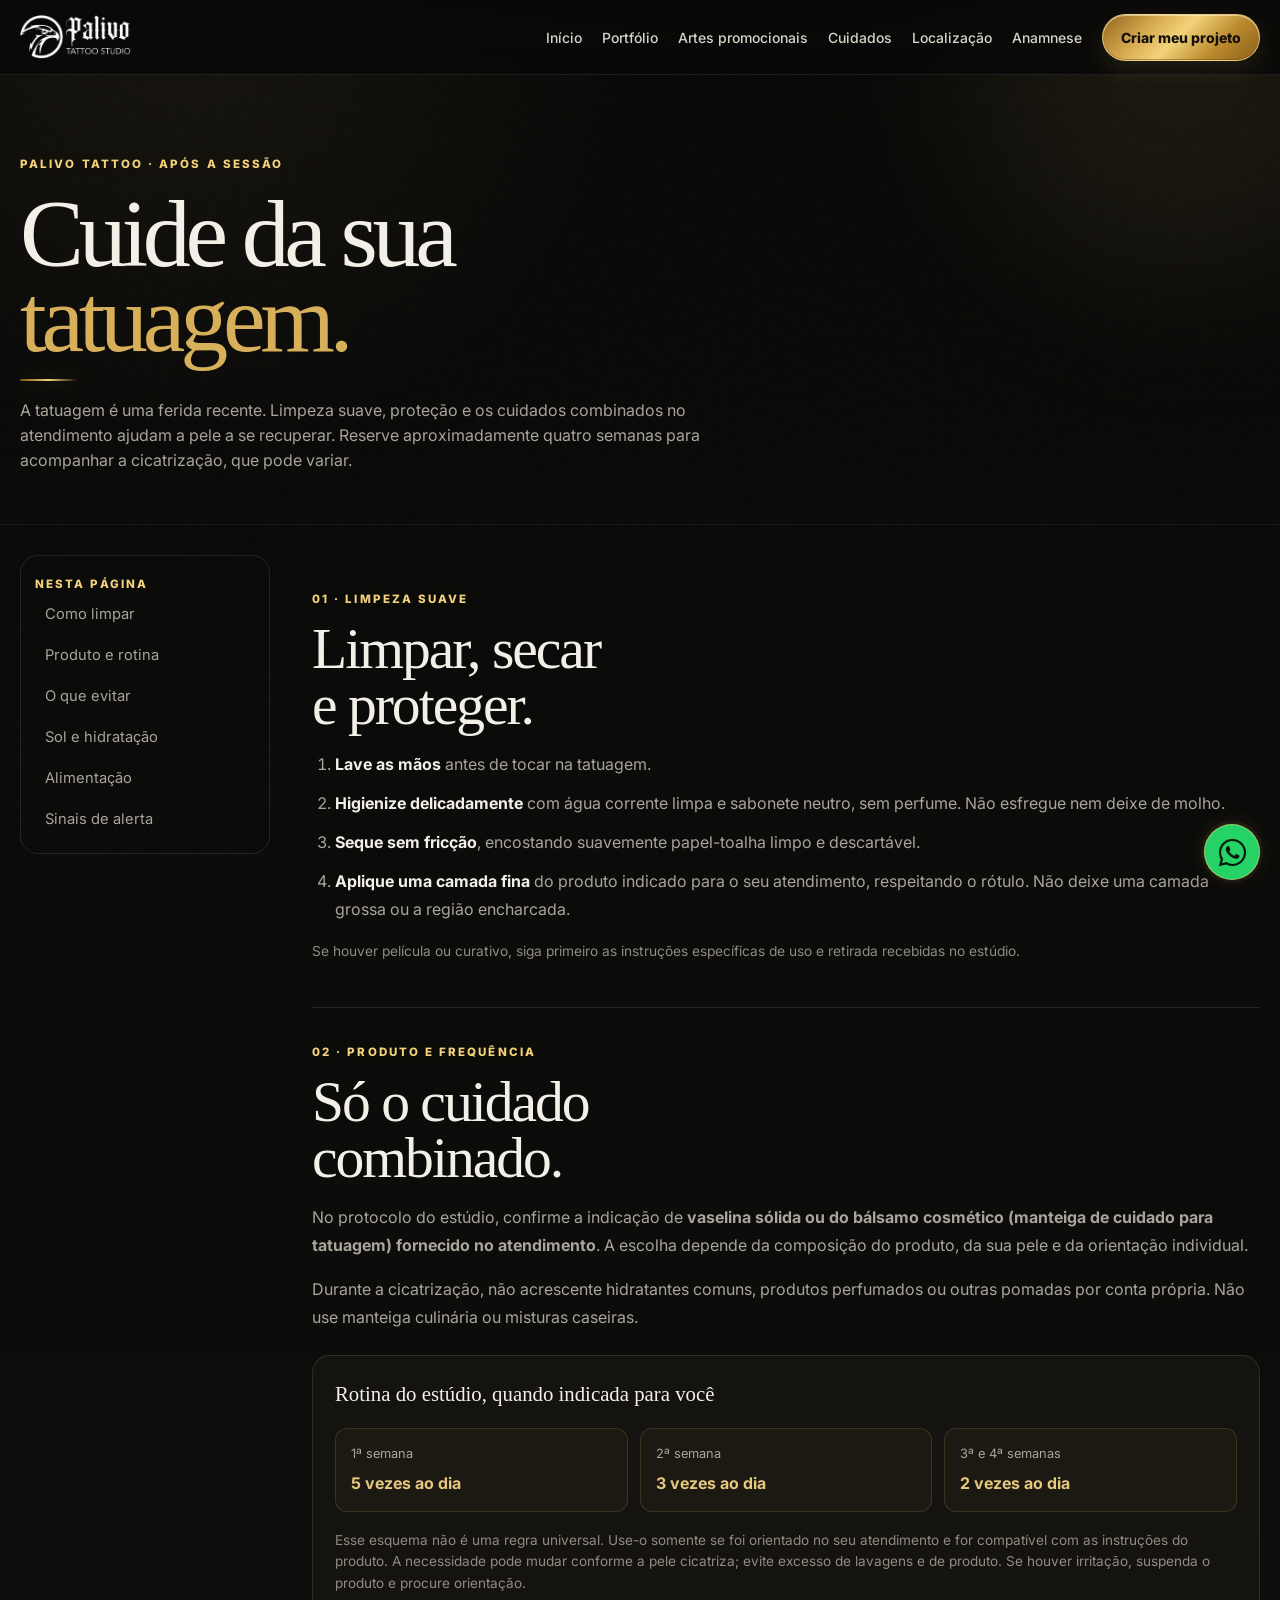
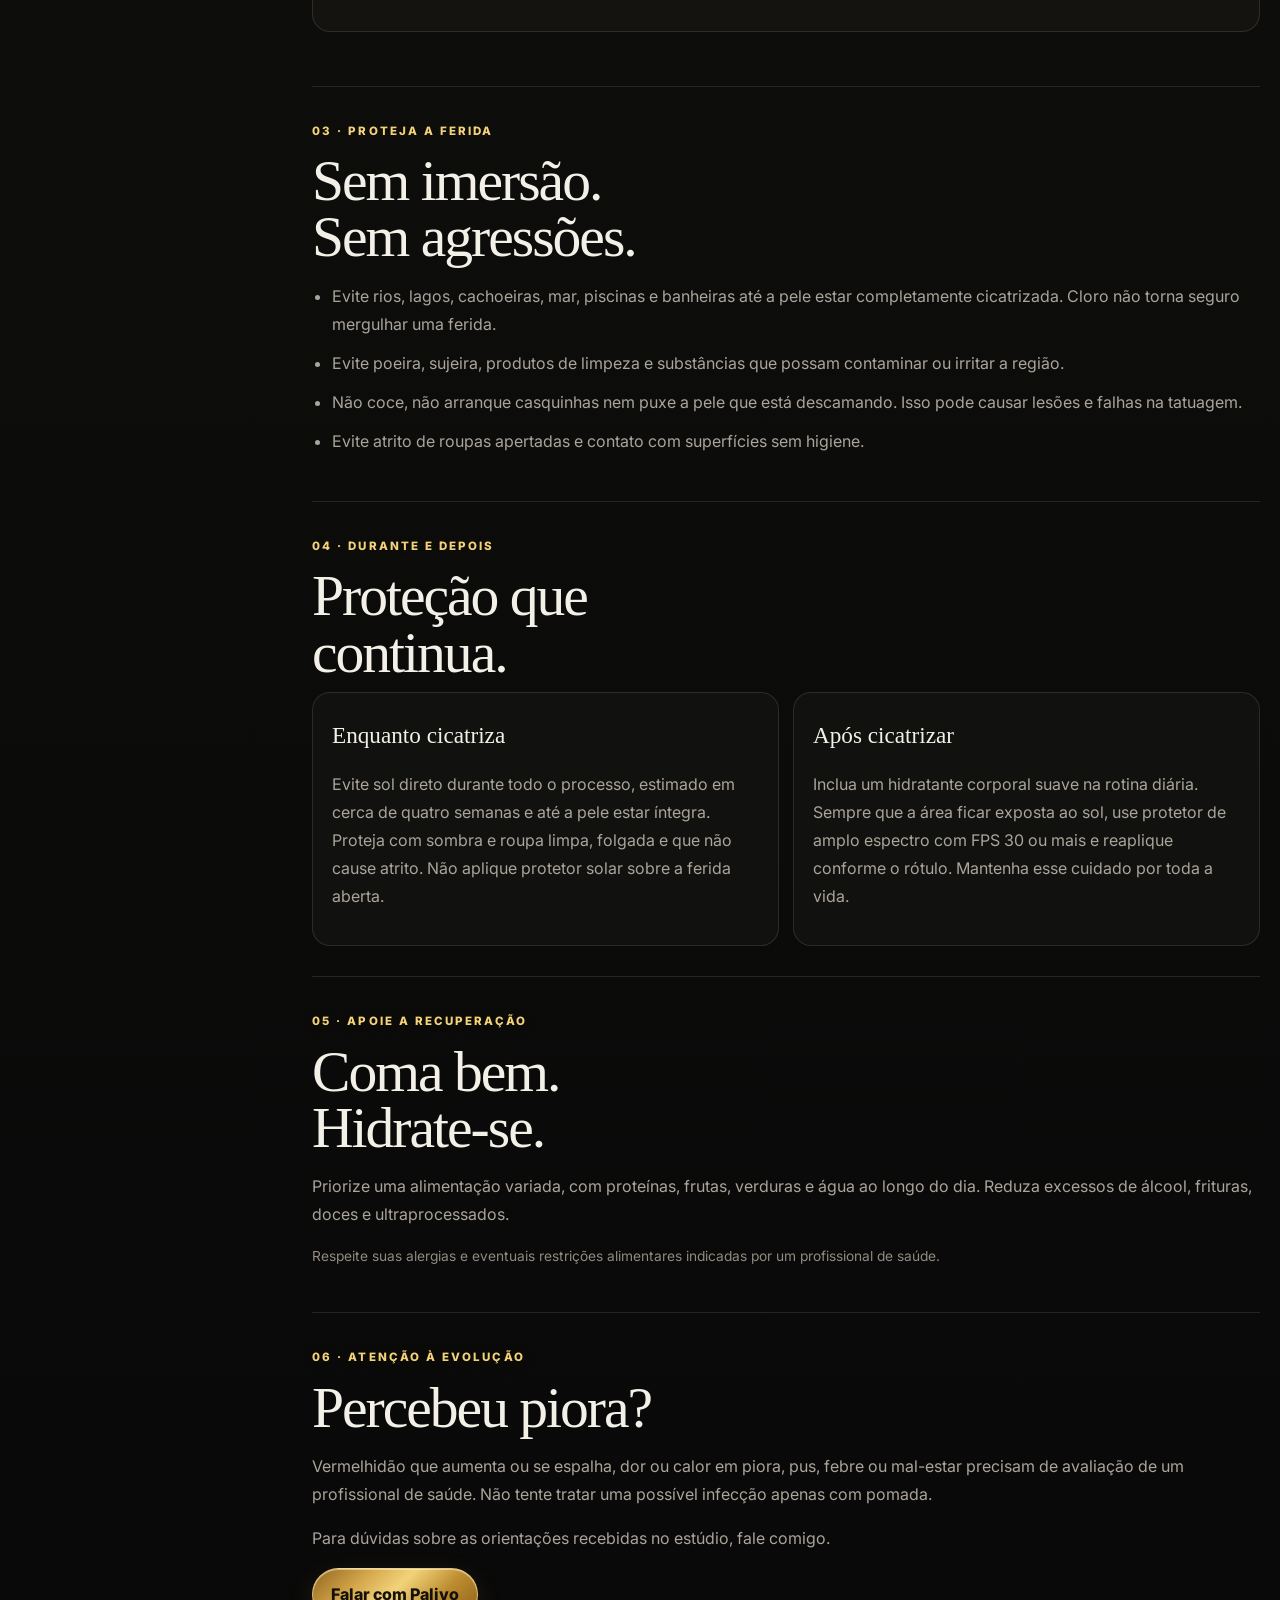
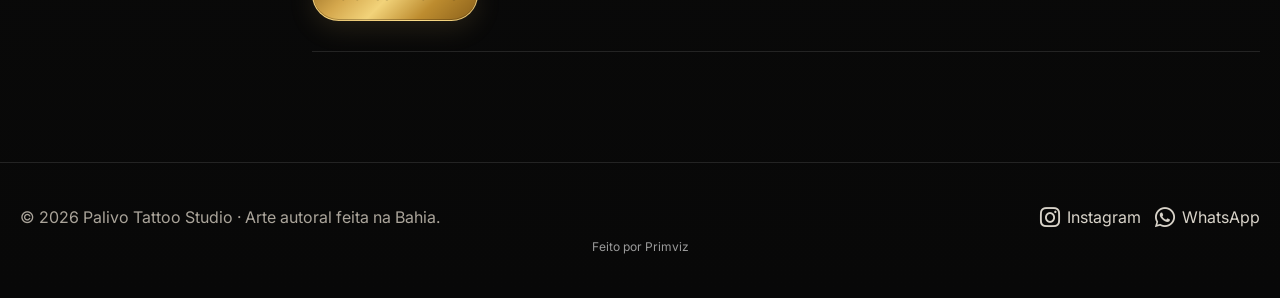
<file: index (2).html>
<!doctype html><html lang="pt-BR"><head><meta charset="utf-8"><meta name="viewport" content="width=device-width,initial-scale=1"><meta name="theme-color" content="#080808"><title>Cuidados pós-tattoo | Palivo Tattoo</title><meta name="description" content="Como limpar, proteger e acompanhar a cicatrização da tatuagem. Rotina de cuidado do estúdio, proteção solar e sinais de alerta."><link rel="preconnect" href="https://fonts.googleapis.com"><link rel="preconnect" href="https://fonts.gstatic.com" crossorigin><link href="https://fonts.googleapis.com/css2?family=Inter:wght@400;500;600;700;800&display=swap" rel="stylesheet"><link rel="stylesheet" href="../styles.css?v=v05"><!-- Google Analytics -->
<script async src="https://www.googletagmanager.com/gtag/js?id=G-HSJXMCBCYZ"></script><script>window.dataLayer=window.dataLayer||[];function gtag(){dataLayer.push(arguments)}gtag('js',new Date());gtag('config','G-HSJXMCBCYZ');</script><link rel="stylesheet" href="https://cdnjs.cloudflare.com/ajax/libs/font-awesome/6.7.2/css/all.min.css" referrerpolicy="no-referrer">
<link rel="canonical" href="https://palivotattoo.com.br/cuidados/"><link rel="icon" href="/favicon.ico?v=v05" sizes="any"><link rel="icon" type="image/png" sizes="32x32" href="/assets/icons/palivo-32.png?v=v05"><link rel="icon" type="image/png" sizes="192x192" href="/assets/icons/palivo-192.png?v=v05"><link rel="apple-touch-icon" sizes="180x180" href="/assets/icons/palivo-180.png?v=v05"><link rel="stylesheet" href="/assets/css/site-nav.css?v=v05"><script defer src="/assets/js/site-nav.js?v=v05"></script></head><body id="top"><header class="site-nav"><div class="site-nav__inner"><a class="site-nav__brand" href="/" aria-label="Palivo Tattoo Studio, início"><img src="/assets/media/logo-palivo-v32.png" alt="Palivo Tattoo Studio" width="150" height="44"></a><button class="site-nav__toggle" type="button" aria-label="Abrir menu" aria-controls="siteMenu" aria-expanded="false"><span aria-hidden="true">☰</span></button><nav id="siteMenu" class="site-nav__menu" aria-label="Menu principal"><a href="/">Início</a><a href="/#portfolio">Portfólio</a><a href="/artes/">Artes promocionais</a><a href="/cuidados/">Cuidados</a><a href="/#localizacao">Localização</a><a data-anamnese href="https://forms.zohopublic.com/Roteirizze/form/Anamnese/formperma/wH5jOCuFPOMempETkKO8yI7azF52WTNBIakCX9_cHEc" target="_blank" rel="noopener">Anamnese</a><a class="site-nav__cta" href="/projeto/">Criar meu projeto</a></nav></div></header><main><section class="page-hero care-hero"><div class="container"><span class="eyebrow">Palivo Tattoo · Após a sessão</span><h1 class="display">Cuide da sua<br><em>tatuagem.</em></h1><p>A tatuagem é uma ferida recente. Limpeza suave, proteção e os cuidados combinados no atendimento ajudam a pele a se recuperar. Reserve aproximadamente quatro semanas para acompanhar a cicatrização, que pode variar.</p></div></section><section class="section care-section"><div class="container care-layout"><aside class="care-nav"><span class="eyebrow">Nesta página</span><a href="#limpeza">Como limpar</a><a href="#produto">Produto e rotina</a><a href="#evitar">O que evitar</a><a href="#sol">Sol e hidratação</a><a href="#alimentacao">Alimentação</a><a href="#alerta">Sinais de alerta</a></aside><div>
<section class="care-block" id="limpeza"><span class="eyebrow">01 · Limpeza suave</span><h2>Limpar, secar<br>e proteger.</h2><ol class="care-steps"><li><strong>Lave as mãos</strong> antes de tocar na tatuagem.</li><li><strong>Higienize delicadamente</strong> com água corrente limpa e sabonete neutro, sem perfume. Não esfregue nem deixe de molho.</li><li><strong>Seque sem fricção</strong>, encostando suavemente papel-toalha limpo e descartável.</li><li><strong>Aplique uma camada fina</strong> do produto indicado para o seu atendimento, respeitando o rótulo. Não deixe uma camada grossa ou a região encharcada.</li></ol><p class="note">Se houver película ou curativo, siga primeiro as instruções específicas de uso e retirada recebidas no estúdio.</p></section>
<section class="care-block" id="produto"><span class="eyebrow">02 · Produto e frequência</span><h2>Só o cuidado<br>combinado.</h2><p>No protocolo do estúdio, confirme a indicação de <strong>vaselina sólida ou do bálsamo cosmético (manteiga de cuidado para tatuagem) fornecido no atendimento</strong>. A escolha depende da composição do produto, da sua pele e da orientação individual.</p><p>Durante a cicatrização, não acrescente hidratantes comuns, produtos perfumados ou outras pomadas por conta própria. Não use manteiga culinária ou misturas caseiras.</p><div class="care-routine"><h3>Rotina do estúdio, quando indicada para você</h3><div class="care-frequency"><div><span>1ª semana</span><strong>5 vezes ao dia</strong></div><div><span>2ª semana</span><strong>3 vezes ao dia</strong></div><div><span>3ª e 4ª semanas</span><strong>2 vezes ao dia</strong></div></div><p class="note">Esse esquema não é uma regra universal. Use-o somente se foi orientado no seu atendimento e for compatível com as instruções do produto. A necessidade pode mudar conforme a pele cicatriza; evite excesso de lavagens e de produto. Se houver irritação, suspenda o produto e procure orientação.</p></div></section>
<section class="care-block" id="evitar"><span class="eyebrow">03 · Proteja a ferida</span><h2>Sem imersão.<br>Sem agressões.</h2><ul><li>Evite rios, lagos, cachoeiras, mar, piscinas e banheiras até a pele estar completamente cicatrizada. Cloro não torna seguro mergulhar uma ferida.</li><li>Evite poeira, sujeira, produtos de limpeza e substâncias que possam contaminar ou irritar a região.</li><li>Não coce, não arranque casquinhas nem puxe a pele que está descamando. Isso pode causar lesões e falhas na tatuagem.</li><li>Evite atrito de roupas apertadas e contato com superfícies sem higiene.</li></ul></section>
<section class="care-block" id="sol"><span class="eyebrow">04 · Durante e depois</span><h2>Proteção que<br>continua.</h2><div class="food-grid"><article class="food-card"><h3>Enquanto cicatriza</h3><p>Evite sol direto durante todo o processo, estimado em cerca de quatro semanas e até a pele estar íntegra. Proteja com sombra e roupa limpa, folgada e que não cause atrito. Não aplique protetor solar sobre a ferida aberta.</p></article><article class="food-card"><h3>Após cicatrizar</h3><p>Inclua um hidratante corporal suave na rotina diária. Sempre que a área ficar exposta ao sol, use protetor de amplo espectro com FPS 30 ou mais e reaplique conforme o rótulo. Mantenha esse cuidado por toda a vida.</p></article></div></section>
<section class="care-block" id="alimentacao"><span class="eyebrow">05 · Apoie a recuperação</span><h2>Coma bem.<br>Hidrate-se.</h2><p>Priorize uma alimentação variada, com proteínas, frutas, verduras e água ao longo do dia. Reduza excessos de álcool, frituras, doces e ultraprocessados.</p><p class="note">Respeite suas alergias e eventuais restrições alimentares indicadas por um profissional de saúde.</p></section>
<section class="care-block" id="alerta"><span class="eyebrow">06 · Atenção à evolução</span><h2>Percebeu piora?</h2><p>Vermelhidão que aumenta ou se espalha, dor ou calor em piora, pus, febre ou mal-estar precisam de avaliação de um profissional de saúde. Não tente tratar uma possível infecção apenas com pomada.</p><p>Para dúvidas sobre as orientações recebidas no estúdio, fale comigo.</p><a class="btn solid" href="https://wa.me/5571996754698?text=Ol%C3%A1%2C%20Palivo!%20Estou%20com%20uma%20d%C3%BAvida%20sobre%20os%20cuidados%20da%20minha%20tatuagem." target="_blank" rel="noopener">Falar com Palivo</a></section>
</div></div></section></main><footer class="footer"><div class="container footer-grid"><div>© 2026 Palivo Tattoo Studio · Arte autoral feita na Bahia.</div><div class="social-links"><a class="social-link" href="https://www.instagram.com/palivotattoo" target="_blank" rel="noopener" aria-label="Instagram Palivo Tattoo"><i class="fa-brands fa-instagram brand-icon" aria-hidden="true"></i><span>Instagram</span></a><a class="social-link" href="../projeto/index.html" aria-label="WhatsApp Palivo Tattoo"><i class="fa-brands fa-whatsapp brand-icon" aria-hidden="true"></i><span>WhatsApp</span></a></div></div><p class="primviz-credit"><a href="https://primviz.com.br" target="_blank" rel="noopener noreferrer">Feito por Primviz </a></p></footer><a class="wa-float" href="../projeto/index.html" aria-label="Criar projeto pelo WhatsApp"><i class="fa-brands fa-whatsapp brand-icon" aria-hidden="true"></i></a><script src="../script.js?v=v05"></script></body></html>
</file>
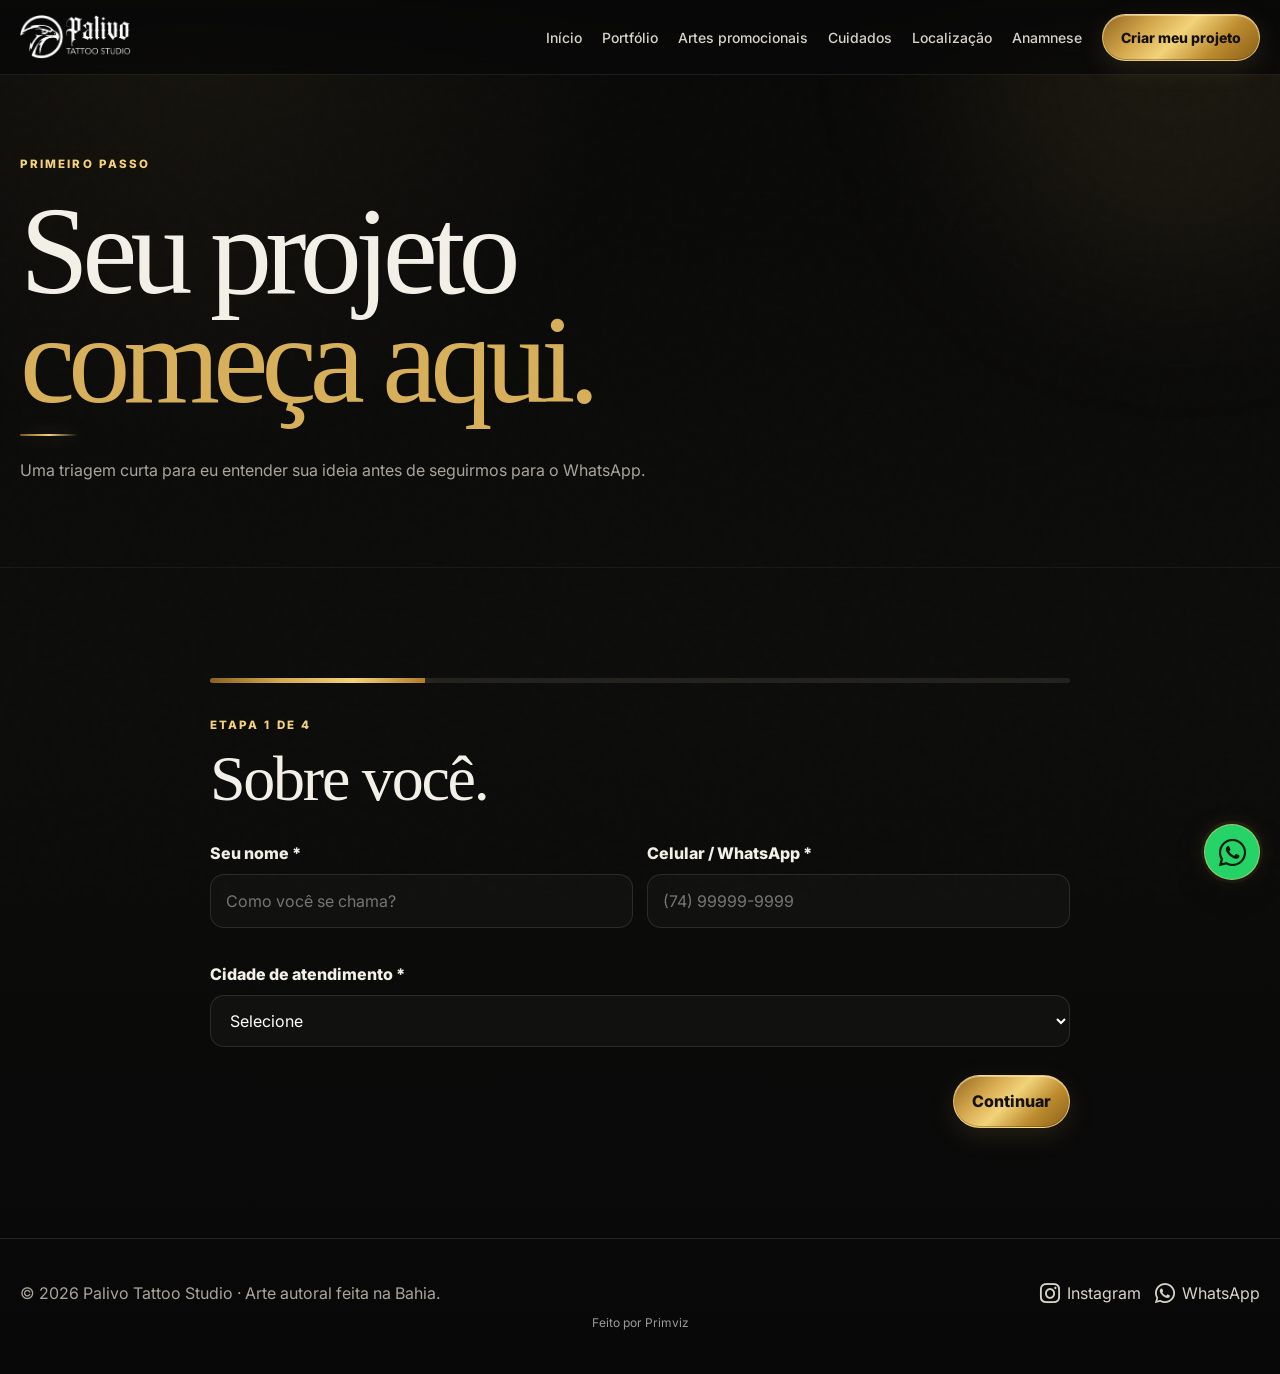
<file: index (3).html>
<!doctype html><html lang="pt-BR"><head><meta charset="utf-8"><meta name="viewport" content="width=device-width,initial-scale=1"><meta name="theme-color" content="#080808"><title>Criar meu projeto | Palivo Tattoo</title><meta name="description" content="Envie sua ideia de tatuagem para Palivo em uma triagem rápida antes do atendimento no WhatsApp."><link rel="preconnect" href="https://fonts.googleapis.com"><link rel="preconnect" href="https://fonts.gstatic.com" crossorigin><link href="https://fonts.googleapis.com/css2?family=Inter:wght@400;500;600;700;800&display=swap" rel="stylesheet"><link rel="stylesheet" href="../styles.css?v=v05"><!-- Google Analytics -->
<script async src="https://www.googletagmanager.com/gtag/js?id=G-HSJXMCBCYZ"></script><script>window.dataLayer=window.dataLayer||[];function gtag(){dataLayer.push(arguments)}gtag('js',new Date());gtag('config','G-HSJXMCBCYZ');</script><link rel="stylesheet" href="https://cdnjs.cloudflare.com/ajax/libs/font-awesome/6.7.2/css/all.min.css" referrerpolicy="no-referrer">
<link rel="canonical" href="https://palivotattoo.com.br/projeto/"><link rel="icon" href="/favicon.ico?v=v05" sizes="any"><link rel="icon" type="image/png" sizes="32x32" href="/assets/icons/palivo-32.png?v=v05"><link rel="icon" type="image/png" sizes="192x192" href="/assets/icons/palivo-192.png?v=v05"><link rel="apple-touch-icon" sizes="180x180" href="/assets/icons/palivo-180.png?v=v05"><link rel="stylesheet" href="/assets/css/site-nav.css?v=v05"><script defer src="/assets/js/site-nav.js?v=v05"></script></head><body id="top"><header class="site-nav"><div class="site-nav__inner"><a class="site-nav__brand" href="/" aria-label="Palivo Tattoo Studio, início"><img src="/assets/media/logo-palivo-v32.png" alt="Palivo Tattoo Studio" width="150" height="44"></a><button class="site-nav__toggle" type="button" aria-label="Abrir menu" aria-controls="siteMenu" aria-expanded="false"><span aria-hidden="true">☰</span></button><nav id="siteMenu" class="site-nav__menu" aria-label="Menu principal"><a href="/">Início</a><a href="/#portfolio">Portfólio</a><a href="/artes/">Artes promocionais</a><a href="/cuidados/">Cuidados</a><a href="/#localizacao">Localização</a><a data-anamnese href="https://forms.zohopublic.com/Roteirizze/form/Anamnese/formperma/wH5jOCuFPOMempETkKO8yI7azF52WTNBIakCX9_cHEc" target="_blank" rel="noopener">Anamnese</a><a class="site-nav__cta" href="/projeto/">Criar meu projeto</a></nav></div></header><main><section class="page-hero"><div class="container"><span class="eyebrow">Primeiro passo</span><h1 class="display">Seu projeto<br><em>começa aqui.</em></h1><p>Uma triagem curta para eu entender sua ideia antes de seguirmos para o WhatsApp.</p></div></section><section class="section"><div class="container form-shell"><form id="projectForm"><div class="progress"><i></i></div>
<div class="step active"><span class="eyebrow">Etapa 1 de 4</span><h2>Sobre você.</h2><div class="grid-2"><div class="field"><label>Seu nome *</label><input required name="nome" placeholder="Como você se chama?"></div><div class="field"><label>Celular / WhatsApp *</label><input required name="celular" inputmode="tel" placeholder="(74) 99999-9999"></div></div><div class="field"><label>Cidade de atendimento *</label><select required name="cidade"><option value="">Selecione</option><option>Jacobina</option><option>Ourolândia</option><option>Umburanas</option></select></div><div class="form-actions"><span></span><button class="btn solid" type="button" data-next>Continuar </button></div></div>
<div class="step"><span class="eyebrow">Etapa 2 de 4</span><h2>Sobre a tattoo.</h2><div class="grid-2"><div class="field"><label>Tamanho aproximado *</label><select required name="tamanho"><option value="">Selecione</option><option>Até 5 cm</option><option>5 a 10 cm</option><option>10 a 15 cm</option><option>15 a 25 cm</option><option>Projeto grande / fechamento</option></select></div><div class="field"><label>Estilo *</label><select required name="estilo"><option value="">Selecione</option><option>Realismo</option><option>Fine Line</option><option>Fine Art</option><option>Escrita / Tipografia</option><option>Comercial</option><option>Fechamento</option><option>Não sei ainda</option></select></div></div><div class="field"><label>Região do corpo *</label><div class="choices"><button class="choice" type="button" data-area="Braço">Braço</button><button class="choice" type="button" data-area="Antebraço">Antebraço</button><button class="choice" type="button" data-area="Ombro">Ombro</button><button class="choice" type="button" data-area="Peito">Peito</button><button class="choice" type="button" data-area="Costas">Costas</button><button class="choice" type="button" data-area="Costela">Costela</button><button class="choice" type="button" data-area="Perna">Perna</button><button class="choice" type="button" data-area="Panturrilha">Panturrilha</button><button class="choice" type="button" data-area="Outro">Outro</button></div><input type="hidden" name="areas" required aria-required="true"></div><div class="form-actions"><button class="btn ghost" type="button" data-prev> Voltar</button><button class="btn solid" type="button" data-next>Continuar </button></div></div>
<div class="step"><span class="eyebrow">Etapa 3 de 4</span><h2>Conte sua ideia.</h2><div class="field"><label>Ideia / referência *</label><textarea required name="ideia" placeholder="Conte o que imagina: símbolos, referências, significado, texto, composição..."></textarea></div><p class="note">Ao finalizar, você poderá enviar as imagens de referência na conversa do WhatsApp.</p><div class="form-actions"><button class="btn ghost" type="button" data-prev> Voltar</button><button class="btn solid" type="button" data-next>Revisar </button></div></div>
<div class="step"><span class="eyebrow">Etapa 4 de 4</span><h2>Revise seu projeto.</h2><div id="review" class="review"></div><div class="form-actions"><button class="btn ghost" type="button" data-prev> Voltar</button><button class="btn solid" type="submit">Enviar no WhatsApp </button></div></div></form></div></section></main><footer class="footer"><div class="container footer-grid"><div>© 2026 Palivo Tattoo Studio · Arte autoral feita na Bahia.</div><div class="social-links"><a class="social-link" href="https://www.instagram.com/palivotattoo" target="_blank" rel="noopener" aria-label="Instagram Palivo Tattoo"><i class="fa-brands fa-instagram brand-icon" aria-hidden="true"></i><span>Instagram</span></a><a class="social-link" href="index.html" aria-label="WhatsApp Palivo Tattoo"><i class="fa-brands fa-whatsapp brand-icon" aria-hidden="true"></i><span>WhatsApp</span></a></div></div><p class="primviz-credit"><a href="https://primviz.com.br" target="_blank" rel="noopener noreferrer">Feito por Primviz </a></p></footer><a class="wa-float" href="index.html" aria-label="Criar projeto pelo WhatsApp"><i class="fa-brands fa-whatsapp brand-icon" aria-hidden="true"></i></a><script src="../script.js?v=v05"></script></body></html>
</file>
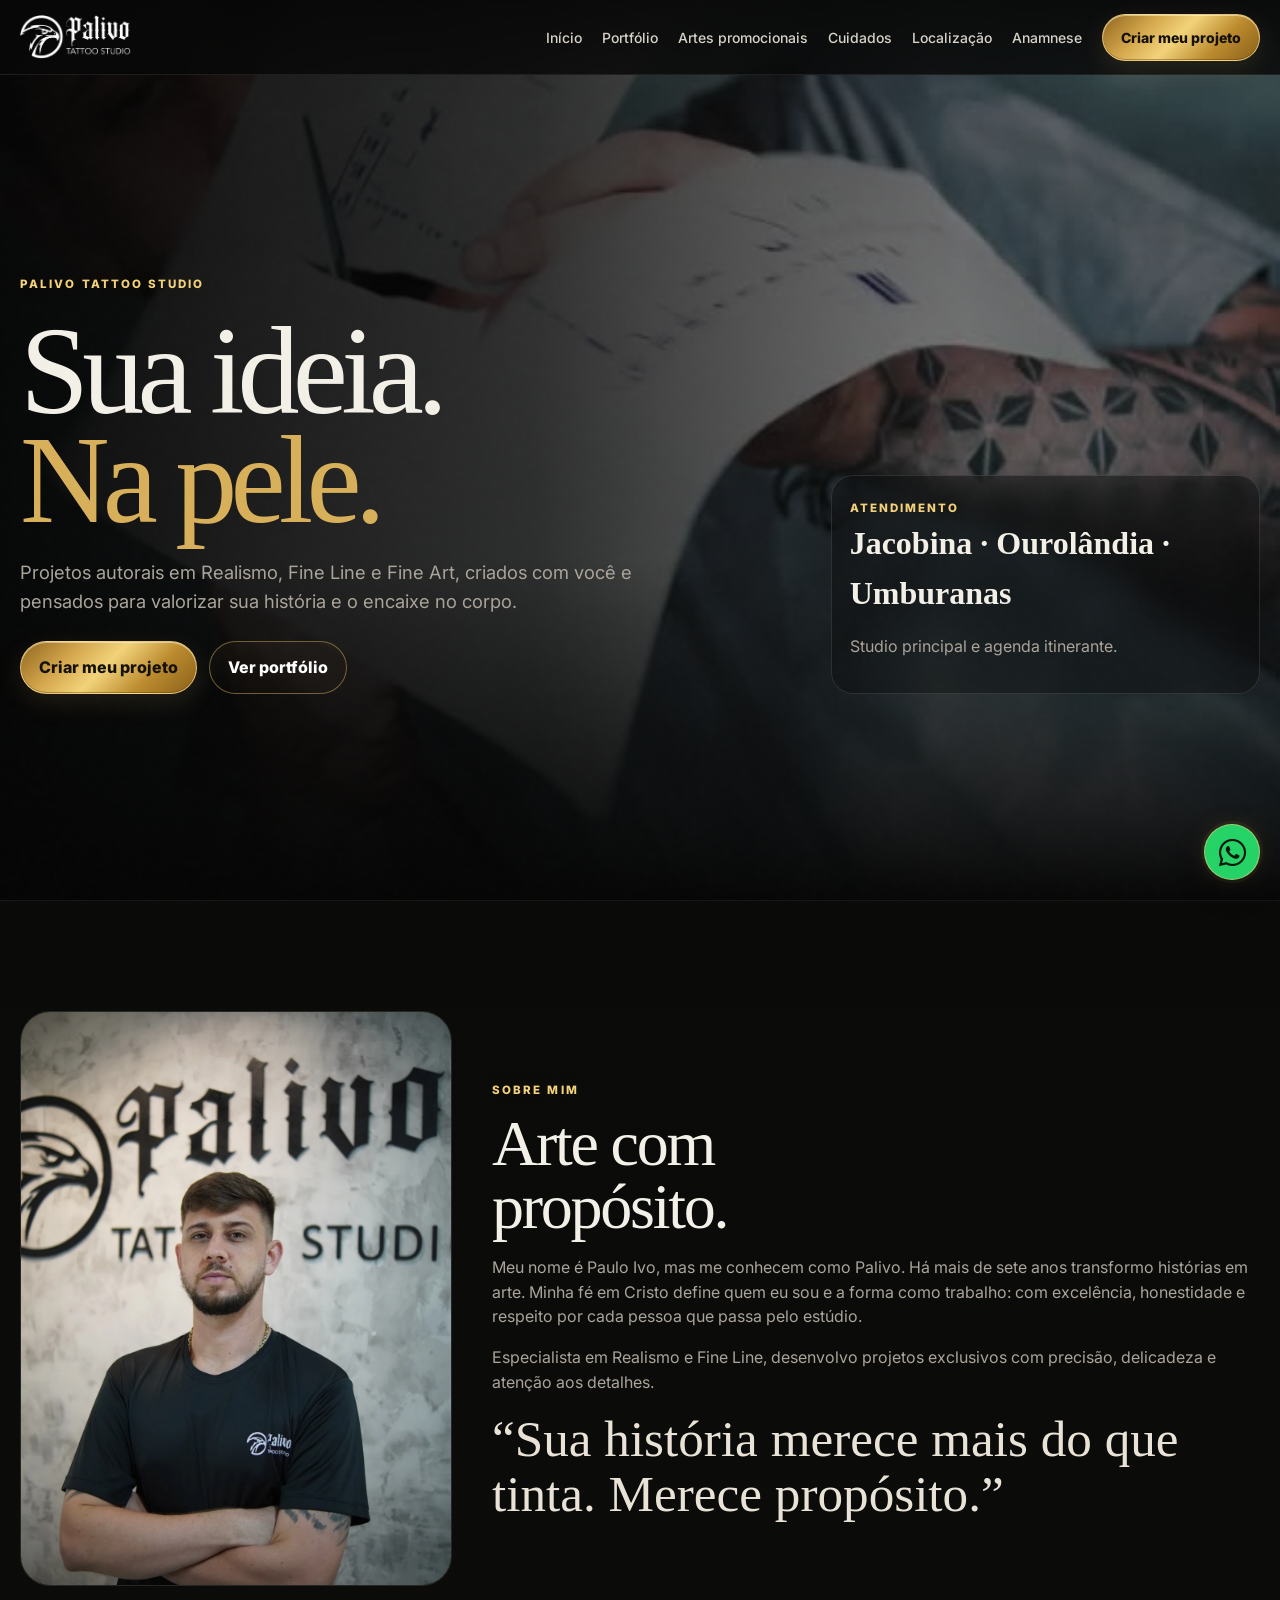
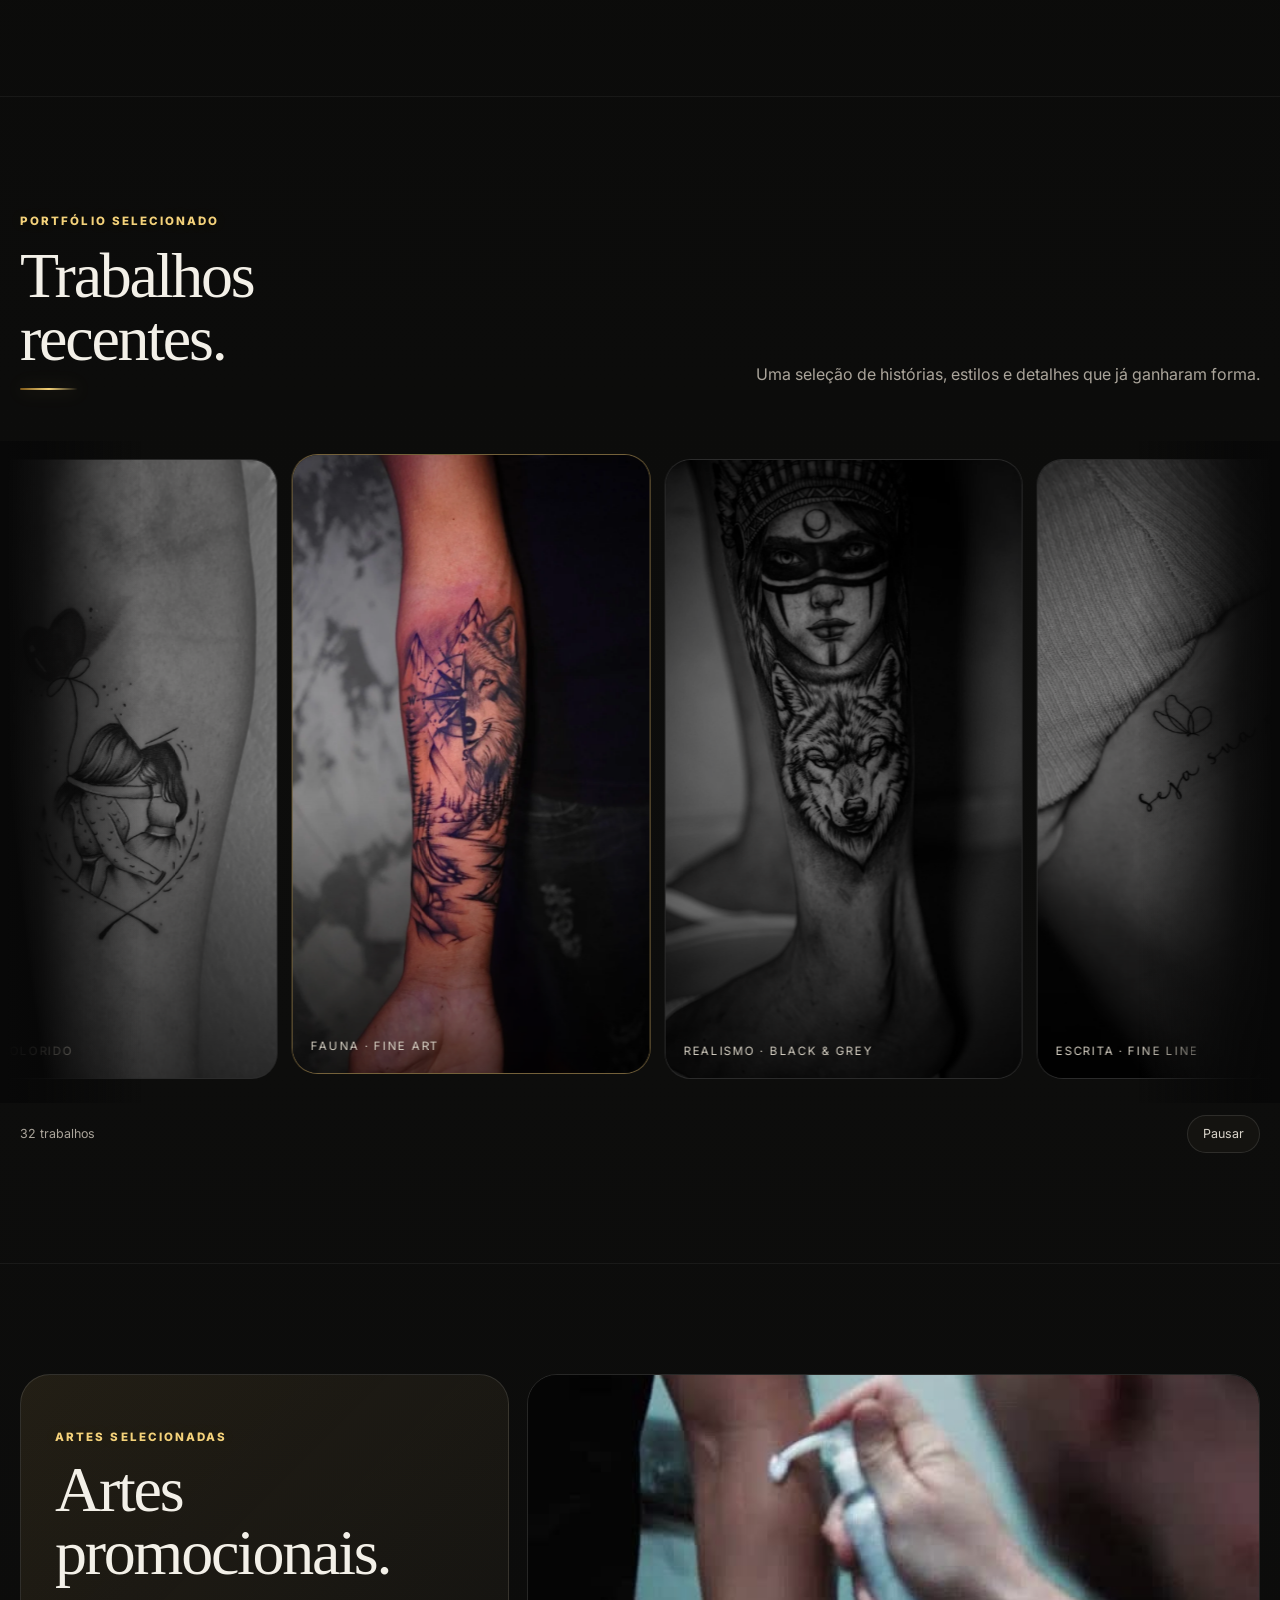
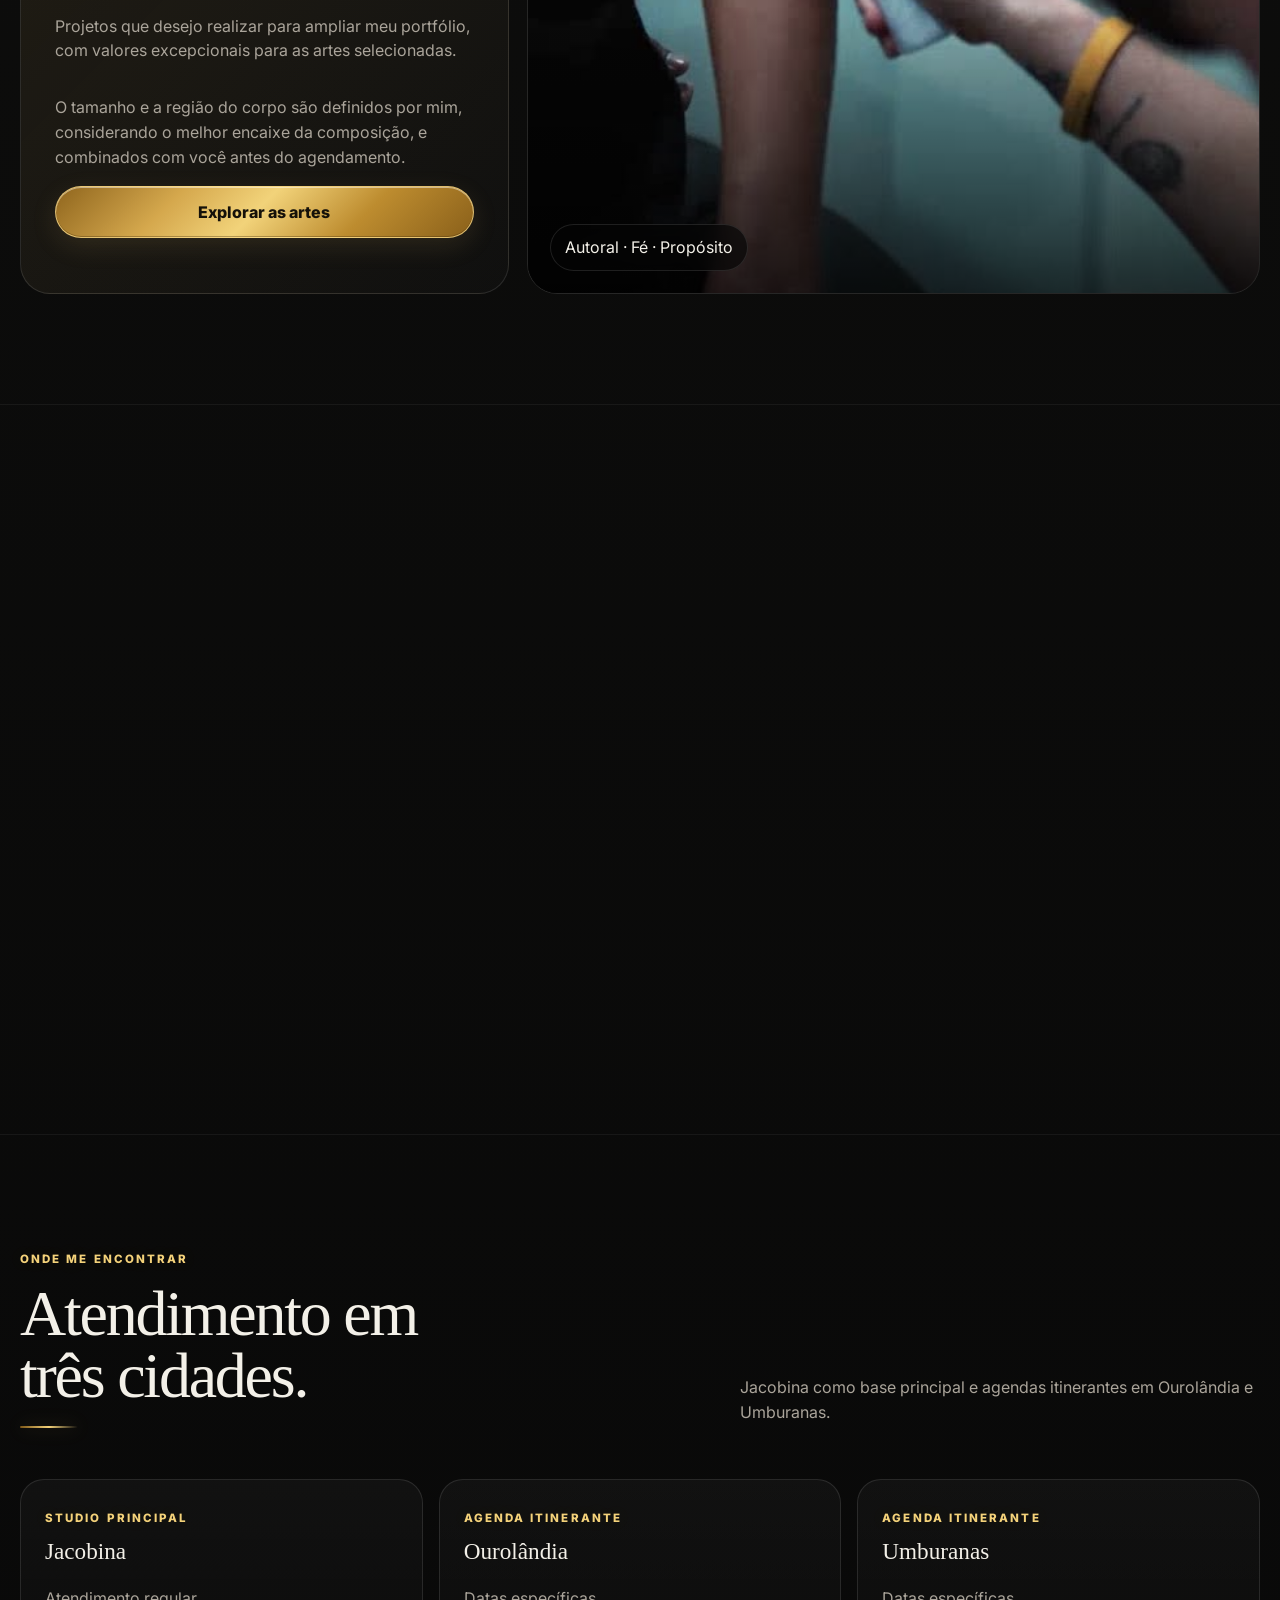
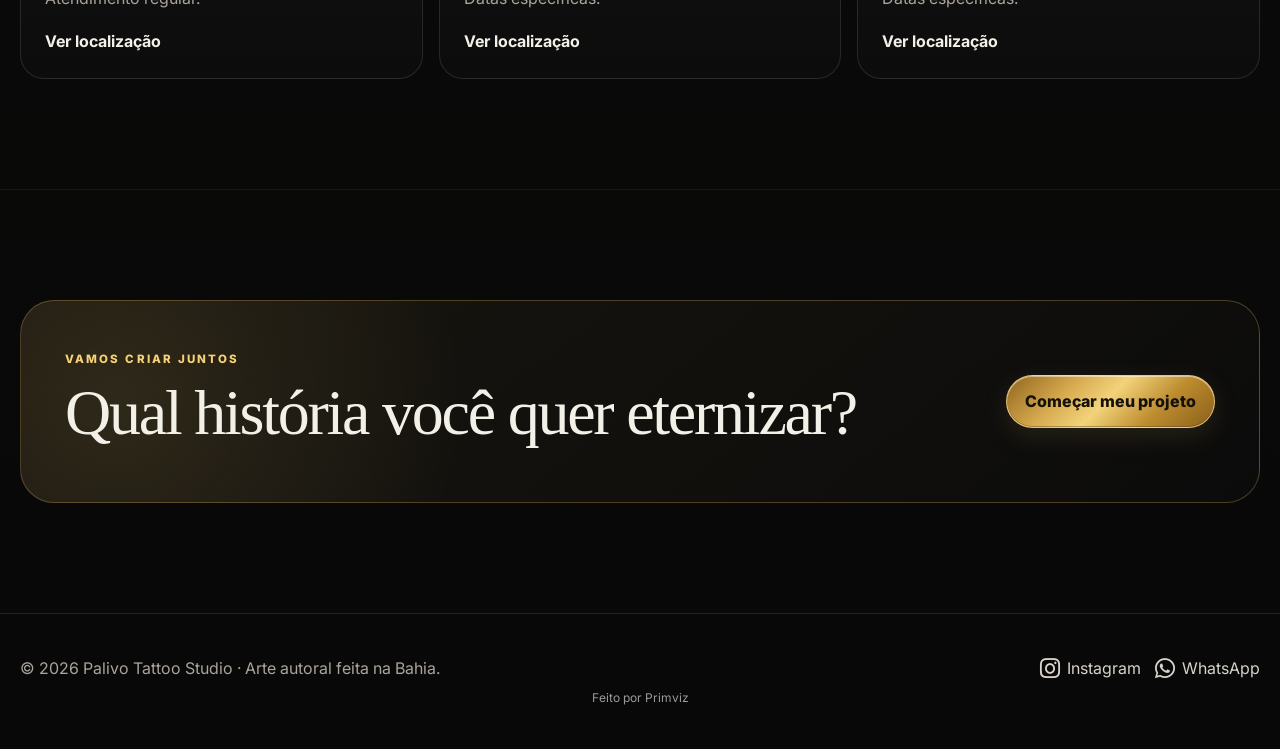
<file: index (5).html>
<!doctype html><html lang="pt-BR"><head><meta charset="utf-8"><meta name="viewport" content="width=device-width,initial-scale=1"><meta name="theme-color" content="#080808"><title>Palivo Tattoo Studio | Tatuagem autoral na Bahia</title><meta name="description" content="Tatuagens autorais, realismo e fine line em Jacobina, Ourolândia e Umburanas. Conheça o trabalho de Palivo e envie seu projeto."><link rel="preconnect" href="https://fonts.googleapis.com"><link rel="preconnect" href="https://fonts.gstatic.com" crossorigin><link href="https://fonts.googleapis.com/css2?family=Inter:wght@400;500;600;700;800&display=swap" rel="stylesheet"><link rel="stylesheet" href="styles.css?v=v05"><!-- Google Analytics -->
<script async src="https://www.googletagmanager.com/gtag/js?id=G-HSJXMCBCYZ"></script><script>window.dataLayer=window.dataLayer||[];function gtag(){dataLayer.push(arguments)}gtag('js',new Date());gtag('config','G-HSJXMCBCYZ');</script><link rel="stylesheet" href="https://cdnjs.cloudflare.com/ajax/libs/font-awesome/6.7.2/css/all.min.css" referrerpolicy="no-referrer">
<link rel="canonical" href="https://palivotattoo.com.br/"><link rel="icon" href="/favicon.ico?v=v05" sizes="any"><link rel="icon" type="image/png" sizes="32x32" href="/assets/icons/palivo-32.png?v=v05"><link rel="icon" type="image/png" sizes="192x192" href="/assets/icons/palivo-192.png?v=v05"><link rel="apple-touch-icon" sizes="180x180" href="/assets/icons/palivo-180.png?v=v05"><link rel="stylesheet" href="/assets/css/site-nav.css?v=v05"><script defer src="/assets/js/site-nav.js?v=v05"></script></head><body id="top"><header class="site-nav"><div class="site-nav__inner"><a class="site-nav__brand" href="/" aria-label="Palivo Tattoo Studio, início"><img src="/assets/media/logo-palivo-v32.png" alt="Palivo Tattoo Studio" width="150" height="44"></a><button class="site-nav__toggle" type="button" aria-label="Abrir menu" aria-controls="siteMenu" aria-expanded="false"><span aria-hidden="true">☰</span></button><nav id="siteMenu" class="site-nav__menu" aria-label="Menu principal"><a href="/">Início</a><a href="/#portfolio">Portfólio</a><a href="/artes/">Artes promocionais</a><a href="/cuidados/">Cuidados</a><a href="/#localizacao">Localização</a><a data-anamnese href="https://forms.zohopublic.com/Roteirizze/form/Anamnese/formperma/wH5jOCuFPOMempETkKO8yI7azF52WTNBIakCX9_cHEc" target="_blank" rel="noopener">Anamnese</a><a class="site-nav__cta" href="/projeto/">Criar meu projeto</a></nav></div></header><main>
<section class="hero"><video class="hero-video" autoplay muted loop playsinline preload="metadata" poster="assets/media/perspective-poster.jpg"><source src="assets/media/perspective.mp4" type="video/mp4"></video><div class="container hero-grid"><div class="hero-copy fade-up"><span class="eyebrow">Palivo Tattoo Studio</span><h1 class="display">Sua ideia.<br><em>Na pele.</em></h1><p>Projetos autorais em Realismo, Fine Line e Fine Art, criados com você e pensados para valorizar sua história e o encaixe no corpo.</p><div class="hero-actions"><a class="btn solid" href="projeto/index.html">Criar meu projeto </a><a class="btn ghost" href="#portfolio">Ver portfólio </a></div></div><div class="hero-badge fade-up"><span class="eyebrow">Atendimento</span><b>Jacobina · Ourolândia · Umburanas</b><p>Studio principal e agenda itinerante.</p></div></div></section>
<section class="section"><div class="container about-grid"><div class="about-photo fade-up"><img src="assets/media/palivo-retrato.webp" alt="Palivo no Palivo Tattoo Studio"></div><div class="fade-up"><span class="eyebrow">Sobre mim</span><h2>Arte com<br>propósito.</h2><p>Meu nome é Paulo Ivo, mas me conhecem como Palivo. Há mais de sete anos transformo histórias em arte. Minha fé em Cristo define quem eu sou e a forma como trabalho: com excelência, honestidade e respeito por cada pessoa que passa pelo estúdio.</p><p>Especialista em Realismo e Fine Line, desenvolvo projetos exclusivos com precisão, delicadeza e atenção aos detalhes.</p><div class="quote">“Sua história merece mais do que tinta. Merece propósito.”</div></div></div></section>
<section class="section" id="portfolio"><div class="container"><div class="section-head fade-up"><div><span class="eyebrow">Portfólio selecionado</span><h2>Trabalhos<br>recentes.</h2></div><p>Uma seleção de histórias, estilos e detalhes que já ganharam forma.</p></div></div><div class="portfolio-stage"><div class="portfolio-scroller" role="region" aria-label="Portfólio de tatuagens" tabindex="0"><article class="portfolio-card"><img loading="lazy" decoding="async" width="901" height="1600" src="assets/portfolio/20.webp" alt="Tatuagem de mãe e criança com balão de coração vermelho"><div class="portfolio-label"><span>Afeto · Colorido</span></div></article><article class="portfolio-card"><img loading="lazy" decoding="async" width="901" height="1600" src="assets/portfolio/21.webp" alt="Tatuagem de leoa com filhotes e detalhe de flor azul"><div class="portfolio-label"><span>Família · Fine Line</span></div></article><article class="portfolio-card"><img loading="lazy" decoding="async" width="901" height="1600" src="assets/portfolio/22.webp" alt="Composição floral de traços finos nas costas"><div class="portfolio-label"><span>Floral · Fine Line</span></div></article><article class="portfolio-card"><img loading="lazy" decoding="async" width="901" height="1600" src="assets/portfolio/23.webp" alt="Coração anatômico com flores e nomes em homenagem à família"><div class="portfolio-label"><span>Homenagem · Fine Line</span></div></article><article class="portfolio-card"><img loading="lazy" decoding="async" width="901" height="1600" src="assets/portfolio/24.webp" alt="Composição geométrica preta no antebraço"><div class="portfolio-label"><span>Geométrico · Blackwork</span></div></article><article class="portfolio-card"><img loading="lazy" decoding="async" width="1066" height="1600" src="assets/portfolio/25.webp" alt="Composição de lobo e paisagem no antebraço"><div class="portfolio-label"><span>Fauna · Fine Art</span></div></article><article class="portfolio-card"><img loading="lazy" decoding="async" width="1066" height="1600" src="assets/portfolio/26.webp" alt="Tatuagem delicada em homenagem a 10 anos de história"><div class="portfolio-label"><span>Memória · Minimalista</span></div></article><article class="portfolio-card"><img loading="lazy" decoding="async" width="1066" height="1600" src="assets/portfolio/27.webp" alt="Retrato com referências indígenas e lobo na perna"><div class="portfolio-label"><span>Realismo · Black & Grey</span></div></article><article class="portfolio-card"><img loading="lazy" decoding="async" width="1066" height="1600" src="assets/portfolio/28.webp" alt="Flores com sombras delicadas no antebraço"><div class="portfolio-label"><span>Floral · Fine Line</span></div></article><article class="portfolio-card"><img loading="lazy" decoding="async" width="1066" height="1600" src="assets/portfolio/29.webp" alt="Composição de guerreiro e relógio com a frase Veni Vidi Vici"><div class="portfolio-label"><span>Guerreiro · Fine Art</span></div></article><article class="portfolio-card"><img loading="lazy" decoding="async" width="1066" height="1600" src="assets/portfolio/30.webp" alt="Composição de anjo, pomba e cruz no antebraço"><div class="portfolio-label"><span>Cristã · Black & Grey</span></div></article><article class="portfolio-card"><img loading="lazy" decoding="async" width="1066" height="1600" src="assets/portfolio/31.webp" alt="Composição floral de traços finos ao longo do braço"><div class="portfolio-label"><span>Floral · Composição</span></div></article><article class="portfolio-card"><img loading="lazy" decoding="async" width="1066" height="1600" src="assets/portfolio/32.webp" alt="Escrita I still bloom na lateral do corpo"><div class="portfolio-label"><span>Escrita · Fine Line</span></div></article><article class="portfolio-card"><img loading="lazy" src="assets/portfolio/01.webp" alt="Trabalho de tatuagem Palivo Tattoo Studio"><div class="portfolio-label"><span>Floral · Fine Line</span></div></article><article class="portfolio-card"><img loading="lazy" src="assets/portfolio/02.webp" alt="Trabalho de tatuagem Palivo Tattoo Studio"><div class="portfolio-label"><span>Fine Art · Fauna</span></div></article><article class="portfolio-card"><img loading="lazy" src="assets/portfolio/03.webp" alt="Trabalho de tatuagem Palivo Tattoo Studio"><div class="portfolio-label"><span>Color · Fine Line</span></div></article><article class="portfolio-card"><img loading="lazy" src="assets/portfolio/04.webp" alt="Trabalho de tatuagem Palivo Tattoo Studio"><div class="portfolio-label"><span>Escrita · Fine Line</span></div></article><article class="portfolio-card"><img loading="lazy" src="assets/portfolio/05.webp" alt="Trabalho de tatuagem Palivo Tattoo Studio"><div class="portfolio-label"><span>Memória · Realismo</span></div></article><article class="portfolio-card"><img loading="lazy" src="assets/portfolio/06.webp" alt="Trabalho de tatuagem Palivo Tattoo Studio"><div class="portfolio-label"><span>Realismo · Black & Grey</span></div></article><article class="portfolio-card"><img loading="lazy" src="assets/portfolio/07.webp" alt="Trabalho de tatuagem Palivo Tattoo Studio"><div class="portfolio-label"><span>Autoral · Fine Line</span></div></article><article class="portfolio-card"><img loading="lazy" src="assets/portfolio/08.webp" alt="Trabalho de tatuagem Palivo Tattoo Studio"><div class="portfolio-label"><span>Cristã · Minimalista</span></div></article><article class="portfolio-card"><img loading="lazy" src="assets/portfolio/09.webp" alt="Trabalho de tatuagem Palivo Tattoo Studio"><div class="portfolio-label"><span>Fine Art · Fauna</span></div></article><article class="portfolio-card"><img loading="lazy" src="assets/portfolio/10.webp" alt="Trabalho de tatuagem Palivo Tattoo Studio"><div class="portfolio-label"><span>Escrita · Fine Line</span></div></article><article class="portfolio-card"><img loading="lazy" src="assets/portfolio/11.webp" alt="Trabalho de tatuagem Palivo Tattoo Studio"><div class="portfolio-label"><span>Clássico · Blackwork</span></div></article><article class="portfolio-card"><img loading="lazy" src="assets/portfolio/12.webp" alt="Trabalho de tatuagem Palivo Tattoo Studio"><div class="portfolio-label"><span>Minimalista · Fine Line</span></div></article><article class="portfolio-card"><img loading="lazy" src="assets/portfolio/13.webp" alt="Trabalho de tatuagem Palivo Tattoo Studio"><div class="portfolio-label"><span>Floral · Fine Line</span></div></article><article class="portfolio-card"><img loading="lazy" src="assets/portfolio/14.webp" alt="Trabalho de tatuagem Palivo Tattoo Studio"><div class="portfolio-label"><span>Escrita · Afetiva</span></div></article><article class="portfolio-card"><img loading="lazy" src="assets/portfolio/15.webp" alt="Trabalho de tatuagem Palivo Tattoo Studio"><div class="portfolio-label"><span>Cristã · Fine Line</span></div></article><article class="portfolio-card"><img loading="lazy" src="assets/portfolio/16.webp" alt="Trabalho de tatuagem Palivo Tattoo Studio"><div class="portfolio-label"><span>Geométrico · Autoral</span></div></article><article class="portfolio-card"><img loading="lazy" src="assets/portfolio/17.webp" alt="Trabalho de tatuagem Palivo Tattoo Studio"><div class="portfolio-label"><span>Escrita · Clássica</span></div></article><article class="portfolio-card"><img loading="lazy" src="assets/portfolio/18.webp" alt="Trabalho de tatuagem Palivo Tattoo Studio"><div class="portfolio-label"><span>Afetiva · Fine Line</span></div></article><article class="portfolio-card"><img loading="lazy" src="assets/portfolio/19.webp" alt="Trabalho de tatuagem Palivo Tattoo Studio"><div class="portfolio-label"><span>Fine Art · Minimalista</span></div></article></div></div><div class="container portfolio-meta"><span>32 trabalhos</span><button id="portfolioPlayback" type="button" aria-pressed="false" aria-label="Pausar movimento do portfólio">Pausar</button></div></section>
<section class="section"><div class="container promo-panel"><div class="promo-copy fade-up"><span class="eyebrow">Artes selecionadas</span><h2>Artes<br>promocionais.</h2><p>Projetos que desejo realizar para ampliar meu portfólio, com valores excepcionais para as artes selecionadas.</p><p>O tamanho e a região do corpo são definidos por mim, considerando o melhor encaixe da composição, e combinados com você antes do agendamento.</p><a class="btn solid" href="/artes/">Explorar as artes </a></div><div class="promo-media fade-up"><video autoplay muted loop playsinline preload="metadata" poster="assets/media/arcanjo-poster.jpg"><source src="assets/media/arcanjo.mp4" type="video/mp4"></video><div class="promo-tag">Autoral · Fé · Propósito</div></div></div></section>
<section class="section"><div class="container"><div class="section-head fade-up"><div><span class="eyebrow">Acesso essencial</span><h2>Segurança e cuidado<br>em cada etapa.</h2></div><p>Antes da sessão, a ficha de anamnese. Depois da tattoo, orientações de cuidado organizadas para consultar pelo celular.</p></div><div class="cards"><div class="card fade-up"><span class="card-number">01</span><h3>Ficha de anamnese</h3><p>Preenchimento obrigatório antes da sessão pelo Zoho Forms.</p><a class="btn" data-anamnese>Preencher ficha</a></div><div class="card fade-up"><span class="card-number">02</span><h3>Cuidados pós-tattoo</h3><p>Limpeza, cicatrização, alimentação e o que evitar nas semanas seguintes.</p><a class="btn" href="cuidados/index.html">Acessar cuidados </a></div><div class="card fade-up"><span class="card-number">03</span><h3>Enviar seu projeto</h3><p>Conte sua ideia e envie os detalhes diretamente pelo WhatsApp.</p><a class="btn" href="projeto/index.html">Começar </a></div></div></div></section>
<section class="section" id="localizacao"><div class="container"><div class="section-head fade-up"><div><span class="eyebrow">Onde me encontrar</span><h2>Atendimento em<br>três cidades.</h2></div><p>Jacobina como base principal e agendas itinerantes em Ourolândia e Umburanas.</p></div><div class="cards"><a class="card location-card fade-up" href="https://www.google.com/maps/search/-11.184110,+-40.515932" target="_blank"><div><span class="eyebrow">Studio principal</span><h3>Jacobina</h3><p>Atendimento regular.</p></div><b>Ver localização </b></a><a class="card location-card fade-up" href="https://www.google.com/maps/search/-10.969641,+-41.080457" target="_blank"><div><span class="eyebrow">Agenda itinerante</span><h3>Ourolândia</h3><p>Datas específicas.</p></div><b>Ver localização </b></a><a class="card location-card fade-up" href="https://www.google.com/maps/search/-10.728795,+-41.324119" target="_blank"><div><span class="eyebrow">Agenda itinerante</span><h3>Umburanas</h3><p>Datas específicas.</p></div><b>Ver localização </b></a></div></div></section>

<section class="section"><div class="container cta-band fade-up"><div><span class="eyebrow">Vamos criar juntos</span><h2>Qual história você quer eternizar?</h2></div><a class="btn solid" href="projeto/index.html">Começar meu projeto </a></div></section>
</main><footer class="footer"><div class="container footer-grid"><div>© 2026 Palivo Tattoo Studio · Arte autoral feita na Bahia.</div><div class="social-links"><a class="social-link" href="https://www.instagram.com/palivotattoo" target="_blank" rel="noopener" aria-label="Instagram Palivo Tattoo"><i class="fa-brands fa-instagram brand-icon" aria-hidden="true"></i><span>Instagram</span></a><a class="social-link" href="projeto/index.html" aria-label="WhatsApp Palivo Tattoo"><i class="fa-brands fa-whatsapp brand-icon" aria-hidden="true"></i><span>WhatsApp</span></a></div></div><p class="primviz-credit"><a href="https://primviz.com.br" target="_blank" rel="noopener noreferrer">Feito por Primviz </a></p></footer><a class="wa-float" href="projeto/index.html" aria-label="Criar projeto pelo WhatsApp"><i class="fa-brands fa-whatsapp brand-icon" aria-hidden="true"></i></a><script src="script.js?v=v05"></script></body></html>
</file>
<file: styles.css>
:root{
  --bg:#080808;--bg2:#10100f;--panel:#141310;--panel2:#1a1814;--text:#f3f0e8;--muted:#aaa49a;
  --gold:#c7a45d;--gold2:#8f713a;--line:rgba(255,255,255,.11);--max:1240px;--radius:24px;
}
*{box-sizing:border-box}html{scroll-behavior:smooth}body{margin:0;background:radial-gradient(circle at 15% 0,rgba(199,164,93,.08),transparent 28rem),linear-gradient(#090908,#0d0d0c 48%,#080808);color:var(--text);font-family:Inter,system-ui,-apple-system,Segoe UI,Roboto,sans-serif;line-height:1.55;overflow-x:hidden}body:before{content:"";position:fixed;inset:0;pointer-events:none;z-index:99;opacity:.035;background-image:url("data:image/svg+xml,%3Csvg viewBox='0 0 140 140' xmlns='http://www.w3.org/2000/svg'%3E%3Cfilter id='n'%3E%3CfeTurbulence type='fractalNoise' baseFrequency='.8' numOctaves='4' stitchTiles='stitch'/%3E%3C/filter%3E%3Crect width='100%25' height='100%25' filter='url(%23n)' opacity='.4'/%3E%3C/svg%3E")}a{color:inherit;text-decoration:none}img,video{display:block;max-width:100%}button,input,textarea,select{font:inherit}.container{width:min(calc(100% - 32px),var(--max));margin:auto}.eyebrow{font-size:.72rem;letter-spacing:.18em;text-transform:uppercase;color:var(--gold);font-weight:800}.display,h1,h2,h3{font-family:Georgia,'Times New Roman',serif;font-weight:500}.display{font-size:clamp(3.7rem,9.7vw,9rem);line-height:.88;letter-spacing:-.055em;margin:.18em 0}.display em{font-style:normal;color:var(--gold)}h2{font-size:clamp(2.35rem,5vw,5rem);line-height:.98;margin:.2em 0;letter-spacing:-.035em}h3{font-size:1.45rem;margin:.25em 0}p{color:var(--muted)}.nav{position:fixed;top:0;left:0;right:0;z-index:50;background:linear-gradient(rgba(8,8,8,.88),rgba(8,8,8,.35));backdrop-filter:blur(16px);border-bottom:1px solid rgba(255,255,255,.06)}.nav-inner{height:74px;display:flex;align-items:center;justify-content:space-between;gap:20px}.brand img{height:44px;width:auto}.menu{display:flex;align-items:center;gap:21px;font-size:.88rem}.menu a{color:#d8d3c9}.menu a:hover{color:var(--gold)}.mobile-toggle{display:none;background:none;border:1px solid var(--line);color:#fff;border-radius:12px;padding:9px 12px}.btn{display:inline-flex;align-items:center;justify-content:center;gap:9px;padding:13px 18px;border:1px solid var(--gold);border-radius:999px;font-weight:800;cursor:pointer;transition:.28s;background:transparent;color:#fff}.btn:hover{transform:translateY(-2px);box-shadow:0 10px 35px rgba(199,164,93,.16)}.btn.solid{background:var(--gold);color:#15110a}.btn.ghost{border-color:var(--line)}.hero{min-height:100svh;position:relative;display:flex;align-items:flex-end;overflow:hidden;padding:122px 0 58px}.hero-video{position:absolute;inset:0;width:100%;height:100%;object-fit:cover;filter:saturate(.74) contrast(1.05);opacity:.56}.hero:after{content:"";position:absolute;inset:0;background:linear-gradient(90deg,rgba(5,5,5,.95) 0%,rgba(5,5,5,.68) 42%,rgba(5,5,5,.20) 75%),linear-gradient(0deg,#080808 0%,transparent 38%)}.hero-grid{position:relative;z-index:2;display:grid;grid-template-columns:1fr .55fr;align-items:end;gap:30px}.hero-copy{max-width:820px}.hero-copy p{font-size:clamp(1rem,1.5vw,1.15rem);max-width:650px}.hero-actions{display:flex;gap:12px;flex-wrap:wrap;margin-top:26px}.hero-badge{align-self:end;border:1px solid var(--line);background:rgba(10,10,10,.4);backdrop-filter:blur(12px);border-radius:22px;padding:18px}.hero-badge b{display:block;font-family:Georgia,serif;font-size:2rem}.section{padding:110px 0;border-top:1px solid rgba(255,255,255,.055)}.section-head{display:flex;justify-content:space-between;gap:40px;align-items:end;margin-bottom:38px}.section-head p{max-width:520px}.feature-grid{display:grid;grid-template-columns:1fr 1fr;gap:18px}.media-card{position:relative;min-height:560px;border:1px solid var(--line);border-radius:32px;overflow:hidden;background:#111}.media-card img,.media-card video{position:absolute;inset:0;width:100%;height:100%;object-fit:cover}.media-card:after{content:"";position:absolute;inset:0;background:linear-gradient(0deg,rgba(0,0,0,.9),rgba(0,0,0,.05) 60%)}.media-copy{position:absolute;z-index:2;left:28px;right:28px;bottom:28px}.media-copy p{max-width:560px}.cards{display:grid;grid-template-columns:repeat(3,1fr);gap:16px}.card{border:1px solid var(--line);border-radius:var(--radius);padding:24px;background:linear-gradient(180deg,rgba(255,255,255,.035),rgba(255,255,255,.014));min-height:200px}.card-number{display:block;font-family:Georgia,serif;color:var(--gold);font-size:2rem}.location-card{display:flex;flex-direction:column;justify-content:space-between;transition:.25s}.location-card:hover{transform:translateY(-4px);border-color:rgba(199,164,93,.5)}.portfolio-stage{position:relative;margin-inline:calc((100vw - min(100vw - 32px,var(--max)))/-2);overflow:hidden}.portfolio-stage:before,.portfolio-stage:after{content:"";position:absolute;top:0;bottom:0;width:min(11vw,150px);z-index:6;pointer-events:none}.portfolio-stage:before{left:0;background:linear-gradient(90deg,#080808 4%,rgba(8,8,8,.88) 30%,transparent)}.portfolio-stage:after{right:0;background:linear-gradient(-90deg,#080808 4%,rgba(8,8,8,.88) 30%,transparent)}.portfolio-scroller{display:grid;grid-auto-flow:column;grid-auto-columns:clamp(240px,28vw,390px);gap:14px;overflow-x:auto;scroll-snap-type:x mandatory;scroll-padding-inline:10vw;padding:18px 10vw 24px;scrollbar-width:none;cursor:grab}.portfolio-scroller::-webkit-scrollbar{display:none}.portfolio-scroller:active{cursor:grabbing}.portfolio-card{height:min(72vh,620px);min-height:460px;position:relative;border-radius:26px;overflow:hidden;scroll-snap-align:center;border:1px solid var(--line);background:#111;transition:transform .38s,border-color .38s}.portfolio-card img{width:100%;height:100%;object-fit:cover;filter:grayscale(.92) saturate(.18) brightness(.68);transform:scale(1.025);transition:filter .48s ease,transform .6s ease}.portfolio-card:after{content:"";position:absolute;inset:0;background:linear-gradient(0deg,rgba(0,0,0,.54),transparent 45%);pointer-events:none}.portfolio-card:hover,.portfolio-card.is-active{transform:translateY(-5px);border-color:rgba(199,164,93,.54)}.portfolio-card:hover img,.portfolio-card.is-active img{filter:grayscale(0) saturate(1) brightness(.98);transform:scale(1.06)}.portfolio-label{position:absolute;z-index:2;left:18px;right:18px;bottom:16px}.portfolio-label span{font-size:.72rem;text-transform:uppercase;letter-spacing:.15em;color:#d8d2c5}.drag-hint{display:flex;align-items:center;gap:14px;margin-top:14px;color:#847f75;font-size:.78rem;letter-spacing:.14em;text-transform:uppercase}.drag-line{height:1px;background:var(--line);flex:1;position:relative;overflow:hidden}.drag-line i{position:absolute;left:0;top:0;bottom:0;width:18%;background:var(--gold);transition:transform .2s}.promo-panel{display:grid;grid-template-columns:.8fr 1.2fr;gap:18px}.promo-copy{border:1px solid var(--line);border-radius:30px;padding:34px;background:linear-gradient(135deg,rgba(199,164,93,.12),rgba(255,255,255,.02));display:flex;flex-direction:column;justify-content:center}.promo-media{position:relative;min-height:520px;border-radius:30px;overflow:hidden;border:1px solid var(--line)}.promo-media video{width:100%;height:100%;position:absolute;inset:0;object-fit:cover;filter:saturate(.75)}.promo-media:after{content:"";position:absolute;inset:0;background:linear-gradient(0deg,rgba(0,0,0,.72),transparent 55%)}.promo-tag{position:absolute;z-index:2;left:22px;bottom:22px;background:rgba(5,5,5,.66);backdrop-filter:blur(12px);border:1px solid var(--line);border-radius:999px;padding:10px 14px}.about-grid{display:grid;grid-template-columns:.72fr 1.28fr;gap:40px;align-items:center}.about-photo{border-radius:30px;overflow:hidden;border:1px solid var(--line);position:relative}.about-photo img{width:100%;aspect-ratio:3/4;object-fit:cover}.quote{font-family:Georgia,serif;font-size:clamp(2rem,4vw,4rem);line-height:1.08;color:#e9e3d7}.cta-band{display:flex;align-items:center;justify-content:space-between;gap:30px;border:1px solid var(--line);border-radius:34px;padding:44px;background:linear-gradient(135deg,rgba(199,164,93,.11),rgba(255,255,255,.02))}.footer{padding:42px 0;border-top:1px solid var(--line);color:var(--muted)}.footer-grid{display:flex;justify-content:space-between;gap:20px;flex-wrap:wrap}.page-hero{padding:150px 0 68px;position:relative;overflow:hidden}.page-hero p{max-width:720px}.page-hero:before{content:"";position:absolute;width:440px;height:440px;border-radius:50%;background:rgba(199,164,93,.09);filter:blur(80px);right:-120px;top:-160px}.form-shell{max-width:860px;margin:auto}.progress{height:5px;border-radius:10px;background:#24221e;overflow:hidden;margin-bottom:28px}.progress i{display:block;height:100%;width:25%;background:var(--gold);transition:.3s}.step{display:none}.step.active{display:block;animation:fade .35s ease}.field{margin:17px 0}.field label{display:block;font-weight:800;margin-bottom:8px}.field input,.field select,.field textarea{width:100%;border:1px solid var(--line);background:#11110f;color:#fff;border-radius:14px;padding:14px 15px;outline:none}.field input:focus,.field select:focus,.field textarea:focus{border-color:var(--gold)}.field textarea{min-height:140px;resize:vertical}.grid-2{display:grid;grid-template-columns:1fr 1fr;gap:14px}.choices{display:flex;gap:9px;flex-wrap:wrap}.choice{border:1px solid var(--line);background:#11110f;color:#ddd7cb;padding:10px 13px;border-radius:999px;cursor:pointer}.choice.active{background:var(--gold);color:#15110a;border-color:var(--gold)}.form-actions{display:flex;justify-content:space-between;gap:12px;margin-top:28px}.note{font-size:.86rem;color:#918b80}.review{border:1px solid var(--line);border-radius:18px;padding:20px;background:#11110f}.review strong{color:var(--gold)}.coming{min-height:58vh;display:grid;place-items:center;text-align:center;border:1px solid var(--line);border-radius:34px;background:radial-gradient(circle at 50% 25%,rgba(199,164,93,.16),transparent 28%),linear-gradient(#13120f,#0b0b0a);padding:40px}.coming .cross{font-size:4rem;color:var(--gold);margin-bottom:12px}.care-layout{display:grid;grid-template-columns:250px 1fr;gap:42px}.care-nav{position:sticky;top:96px;align-self:start;border:1px solid var(--line);border-radius:18px;padding:14px}.care-nav a{display:block;padding:9px 10px;border-radius:9px;color:var(--muted)}.care-nav a:hover{background:#171611;color:var(--gold)}.care-block{padding:30px 0;border-bottom:1px solid var(--line)}.care-block ul{color:var(--muted);padding-left:20px}.alert{border-left:3px solid var(--gold);padding:15px 18px;background:rgba(199,164,93,.07);border-radius:0 12px 12px 0;color:#d7d0c3}.food-grid{display:grid;grid-template-columns:1fr 1fr;gap:14px}.food-card{border:1px solid var(--line);border-radius:18px;padding:19px;background:#11110f}.fade-up{opacity:1;transform:none;transition:.7s ease}.fade-up.reveal-ready{opacity:0;transform:translateY(22px)}.fade-up.reveal-ready.visible{opacity:1;transform:none}.wa-float{position:fixed;right:20px;bottom:20px;z-index:45;width:56px;height:56px;border-radius:50%;display:grid;place-items:center;background:#25D366;color:#07180d;font-weight:900;box-shadow:0 12px 38px rgba(0,0,0,.38)}
@media(max-width:900px){.menu{display:none;position:absolute;top:78px;left:16px;right:16px;background:#11110f;border:1px solid var(--line);border-radius:18px;padding:16px;flex-direction:column;align-items:stretch}.menu.open{display:flex}.mobile-toggle{display:block}.hero-grid,.feature-grid,.promo-panel,.about-grid,.care-layout{grid-template-columns:1fr}.hero{align-items:flex-end}.hero-badge{display:none}.cards{grid-template-columns:1fr}.media-card{min-height:460px}.care-nav{position:relative;top:auto}.portfolio-scroller{grid-auto-columns:min(72vw,330px);padding-inline:14vw;scroll-padding-inline:14vw}.portfolio-stage:before,.portfolio-stage:after{width:14vw}.portfolio-card{height:58vh;min-height:430px}.portfolio-card img{filter:grayscale(.9) saturate(.18) brightness(.58)}.cta-band{display:block}.food-grid{grid-template-columns:1fr}}
@media(max-width:560px){.display{font-size:clamp(3.6rem,18vw,5.6rem)}.section{padding:78px 0}.section-head{display:block}.page-hero{padding-top:120px}.grid-2{grid-template-columns:1fr}.brand img{height:36px}.portfolio-scroller{grid-auto-columns:76vw;padding-inline:12vw;scroll-padding-inline:12vw}.portfolio-stage:before,.portfolio-stage:after{width:11vw}.portfolio-card{height:62svh;min-height:420px}.promo-media{min-height:440px}.cta-band{padding:28px}.form-actions{flex-wrap:wrap}.wa-float{width:52px;height:52px;right:14px;bottom:14px}}
@media(prefers-reduced-motion:reduce){*{scroll-behavior:auto!important;transition:none!important;animation:none!important}.hero-video,.promo-media video{display:none}}


/* === V3.2 navigation / branding / social === */
.nav-inner{height:92px}
.brand{display:flex;align-items:center;flex-shrink:0}
.brand img{height:68px;width:auto;max-width:270px;object-fit:contain}
.menu{gap:17px}
.social-links{display:flex;align-items:center;gap:14px;flex-wrap:wrap}
.social-link{display:inline-flex;align-items:center;gap:7px;color:#d8d3c9;transition:.22s}
.social-link:hover{color:var(--gold);transform:translateY(-1px)}
.brand-icon{width:21px;height:21px;display:block;flex:0 0 auto}
.wa-float .brand-icon{width:29px;height:29px}
#localizacao{scroll-margin-top:105px}

@media(max-width:900px){
  .nav-inner{height:82px}
  .menu{top:86px}
  .menu a{padding:8px 5px}
  .brand img{height:58px;max-width:220px}
}
@media(max-width:560px){
  .nav-inner{height:76px}
  .menu{top:80px}
  .brand img{height:50px;max-width:185px}
  .social-link span{display:none}
  .social-link .brand-icon{width:24px;height:24px}
}

.choices.required-alert{animation:requiredPulse .9s ease;border-radius:18px}
@keyframes requiredPulse{0%,100%{box-shadow:none}45%{box-shadow:0 0 0 3px rgba(199,164,93,.38)}}

/* === V3.3 official brand icons + CTA funnel === */
.brand-icon.fa-brands{
  width:auto;
  height:auto;
  font-size:22px;
  line-height:1;
}
.social-link .fa-instagram{font-size:23px}
.social-link .fa-whatsapp{font-size:23px}
.wa-float .fa-whatsapp{font-size:31px}


/* === V3.4 Gold polish === */
:root{
  --gold:#d8b05a;
  --gold-2:#a77a27;
  --gold-bright:#f4d27a;
  --gold-soft:#e7c06b;
  --gold-deep:#7d5717;
  --gold-glow:rgba(244,210,122,.22);
}

/* Primary CTA with metallic-gold shine */
.btn.solid{
  position:relative;
  overflow:hidden;
  border-color:rgba(255,226,145,.7);
  background:
    linear-gradient(135deg,#8f651d 0%,#d5a84d 28%,#f2d37a 48%,#bd8c2f 72%,#8a601a 100%);
  color:#151109;
  box-shadow:
    inset 0 1px 0 rgba(255,255,255,.45),
    inset 0 -1px 0 rgba(64,42,7,.35),
    0 8px 26px rgba(199,164,93,.14);
}
.btn.solid::before{
  content:"";
  position:absolute;
  top:-80%;
  left:-45%;
  width:28%;
  height:260%;
  transform:rotate(22deg);
  background:linear-gradient(90deg,transparent,rgba(255,255,255,.65),transparent);
  transition:left .65s ease;
  pointer-events:none;
}
.btn.solid:hover::before{left:125%}
.btn.solid:hover{
  background:
    linear-gradient(135deg,#a87925 0%,#e2b95c 28%,#ffe49b 48%,#c99a3a 72%,#9d7021 100%);
  box-shadow:
    0 12px 35px rgba(222,177,78,.25),
    0 0 0 1px rgba(255,228,151,.22);
  transform:translateY(-2px);
}

/* Secondary buttons gain elegant gold edge */
.btn:not(.solid){
  border-color:rgba(216,176,90,.48);
  background:linear-gradient(180deg,rgba(216,176,90,.04),rgba(216,176,90,.015));
}
.btn:not(.solid):hover{
  border-color:var(--gold-bright);
  color:var(--gold-bright);
  box-shadow:0 0 24px var(--gold-glow);
}

/* Labels and eyebrow */
.eyebrow{
  color:var(--gold-bright);
  text-shadow:0 0 18px rgba(244,210,122,.12);
}

/* Gold accent on headings */
.section-head h2::after,
.page-hero h1::after{
  content:"";
  display:block;
  width:58px;
  height:2px;
  margin-top:18px;
  border-radius:3px;
  background:linear-gradient(90deg,var(--gold-deep),var(--gold-bright),transparent);
  box-shadow:0 0 18px rgba(244,210,122,.28);
}

/* Cards */
.card,
.project-card{
  transition:border-color .28s ease, box-shadow .28s ease, transform .28s ease;
}
.card:hover,
.project-card:hover{
  border-color:rgba(216,176,90,.44);
  box-shadow:
    0 18px 55px rgba(0,0,0,.26),
    0 0 0 1px rgba(216,176,90,.06);
}

/* Active / interactive choices */
.choice.active{
  background:
    linear-gradient(135deg,#a87925,#e3bc60 48%,#b58327);
  color:#141007;
  border-color:#f4d27a;
  box-shadow:0 5px 18px rgba(216,176,90,.18);
}

/* Form fields gold focus */
.field input:focus,
.field textarea:focus,
.field select:focus{
  border-color:var(--gold-bright);
  box-shadow:0 0 0 3px rgba(244,210,122,.09),0 0 22px rgba(216,176,90,.08);
}

/* Progress bar */
.progress i{
  background:
    linear-gradient(90deg,#8b621d,#d5aa50,#f4d27a,#b27d24);
  box-shadow:0 0 18px rgba(244,210,122,.25);
}

/* Navigation gold interaction */
.menu a:not(.btn){
  position:relative;
}
.menu a:not(.btn)::after{
  content:"";
  position:absolute;
  left:0;
  right:100%;
  bottom:-6px;
  height:1px;
  background:linear-gradient(90deg,var(--gold-bright),transparent);
  transition:right .28s ease;
}
.menu a:not(.btn):hover{
  color:var(--gold-bright);
}
.menu a:not(.btn):hover::after{right:0}

/* Brand social icons */
.social-link:hover{
  color:var(--gold-bright);
  text-shadow:0 0 18px rgba(244,210,122,.2);
}

/* WhatsApp floating button: keep brand cue, add gold ring */
.wa-float{
  border:1px solid rgba(244,210,122,.56);
  box-shadow:
    0 10px 30px rgba(0,0,0,.28),
    0 0 0 3px rgba(216,176,90,.07),
    0 0 24px rgba(216,176,90,.13);
}
.wa-float:hover{
  box-shadow:
    0 14px 34px rgba(0,0,0,.35),
    0 0 0 4px rgba(216,176,90,.1),
    0 0 30px rgba(244,210,122,.2);
}

/* Portfolio subtle gold active border */
.portfolio-item{
  transition:filter .35s ease, transform .35s ease, opacity .35s ease, border-color .35s ease, box-shadow .35s ease;
}
.portfolio-item:hover,
.portfolio-item.is-active{
  border-color:rgba(244,210,122,.45);
  box-shadow:0 16px 42px rgba(0,0,0,.28),0 0 26px rgba(216,176,90,.08);
}

/* Care navigation and alerts */
.care-nav a:hover{
  color:var(--gold-bright);
}
.alert{
  border-left-color:var(--gold-bright);
  background:linear-gradient(90deg,rgba(216,176,90,.09),rgba(216,176,90,.025));
}

/* Decorative gold glow in important sections */
.promo-feature{
  box-shadow:inset 0 0 80px rgba(216,176,90,.025);
}
.cta-band{
  border-color:rgba(216,176,90,.3);
  background:
    radial-gradient(circle at 8% 50%,rgba(244,210,122,.11),transparent 30%),
    linear-gradient(135deg,rgba(216,176,90,.08),rgba(255,255,255,.015));
}

/* Gold scrollbar for portfolio */
.scroller{
  scrollbar-color:var(--gold) transparent;
}
.scroller::-webkit-scrollbar{height:6px}
.scroller::-webkit-scrollbar-track{background:transparent}
.scroller::-webkit-scrollbar-thumb{
  background:linear-gradient(90deg,var(--gold-deep),var(--gold-bright));
  border-radius:999px;
}

/* Mobile keeps glow restrained */
@media(max-width:560px){
  .btn.solid{
    box-shadow:inset 0 1px 0 rgba(255,255,255,.35),0 6px 20px rgba(216,176,90,.12);
  }
  .card:hover,.project-card:hover{transform:none}
}

.primviz-credit {
  width: 100%;
  font-size: 0.75rem;
  color: #9a9a9a;
  text-align: center;
  margin: 0.5rem 0 0;
}

.primviz-credit a {
  color: inherit;
  text-decoration: none;
}

.primviz-arrow {
  display: inline-block;
  transition: transform 0.2s ease;
}

.primviz-credit a:hover .primviz-arrow {
  transform: translateX(3px);
}

/* V04: cuidados mais diretos, com leitura em celular. */
.care-hero{padding-bottom:35px}.care-hero .display{font-size:clamp(3.4rem,7.5vw,7.2rem)}.care-section{padding-top:30px}.care-block h2{font-size:clamp(2.1rem,4.5vw,3.8rem)}.care-block p,.care-block li{line-height:1.75}.care-block li{margin:11px 0}.care-block{scroll-margin-top:100px}.care-steps{color:var(--muted);padding-left:23px}.care-steps strong{color:var(--text)}.care-routine{border:1px solid var(--line);border-radius:18px;background:#14130f;padding:22px;margin:24px 0}.care-routine h3{font-size:1.3rem;margin-top:0}.care-frequency{display:grid;grid-template-columns:repeat(3,1fr);gap:12px;margin:18px 0}.care-frequency>div{padding:15px;background:#c7a45d0b;border:1px solid #c7a45d30;border-radius:12px}.care-frequency span{display:block;font-size:.8rem;color:var(--muted)}.care-frequency strong{display:block;color:#e5c77f;margin-top:7px}.care-routine .note{font-size:.85rem;line-height:1.6}.care-nav a{font-size:.92rem}
@media(max-width:600px){.care-frequency{grid-template-columns:1fr}.care-frequency>div{display:flex;align-items:center;justify-content:space-between;gap:12px}.care-frequency strong{margin:0}.care-routine{padding:18px}.care-section{padding-top:15px}.care-hero{padding-bottom:25px}}

/* V05: largura real do viewport e portfólio automático. */
html,body{max-width:100%;overflow-x:clip}.portfolio-stage{width:100%;max-width:100%;margin-inline:0}.portfolio-scroller{max-width:100%;scroll-snap-type:none;scroll-behavior:auto;touch-action:pan-x pan-y;overflow-anchor:none}.hero-copy,.hero-grid>*,.section-head>*,.about-grid>*,.promo-panel>*{min-width:0}.hero-grid{grid-template-columns:minmax(0,1fr) minmax(0,.55fr)}.portfolio-meta{display:flex;align-items:center;justify-content:space-between;gap:14px;margin-top:12px;color:var(--muted);font-size:.78rem}.portfolio-meta button{border:1px solid var(--line);background:#141310;color:#d8d3c9;border-radius:999px;padding:8px 15px;cursor:pointer;font:inherit;transition:border-color .2s,color .2s}.portfolio-meta button:hover{border-color:var(--gold);color:#f3e0b2}.portfolio-meta button:focus-visible,.portfolio-scroller:focus-visible{outline:2px solid var(--gold);outline-offset:3px}
@media(max-width:900px){.hero-grid{grid-template-columns:minmax(0,1fr)}}
@media(max-width:560px){.hero .display{font-size:clamp(3rem,16vw,5.6rem);overflow-wrap:normal}.hero-copy p{max-width:100%}.hero-actions{max-width:100%}.hero-actions .btn{max-width:100%;white-space:normal;text-align:center}.portfolio-meta{margin-top:4px}}
@media(prefers-reduced-motion:reduce){.portfolio-card,.portfolio-card img{transition:none}}

/* V3.3: nova copy com leitura confortável no desktop e no celular. */
.hero-v33 .hero-grid{grid-template-columns:minmax(0,1fr)}
.hero-v33 .hero-copy{max-width:1000px}
.hero-v33 .display{font-size:clamp(3.2rem,6.4vw,6.4rem);line-height:1.05;letter-spacing:-.055em;max-width:100%}
.hero-v33 .hero-specialties{font-size:clamp(1.1rem,1.8vw,1.4rem);color:#eee6d5;max-width:730px}
.hero-v33 .hero-detail{font-size:1rem;line-height:1.8;max-width:680px}
.hero-v33 .hero-support{font-size:.8rem;line-height:1.7;max-width:650px;margin-top:24px}
.about-copy p{line-height:1.8;max-width:65ch}
.about-copy h2{font-size:clamp(2.2rem,3.5vw,3.5rem)}
#sobre .about-grid{align-items:start}
#sobre .about-photo{position:sticky;top:100px}
.copy-grid-four{display:grid;grid-template-columns:repeat(4,minmax(0,1fr));gap:20px}
.copy-grid-four .card{padding:28px 24px}
.copy-grid-four .card h3{font-size:1.4rem}
.copy-grid-four .card p{font-size:.92rem;line-height:1.8}
.copy-followup{margin-top:28px;max-width:760px}
.copy-followup p,.copy-closing{color:var(--muted);line-height:1.8}
.copy-followup .btn{margin-top:8px}
.copy-closing{max-width:780px;margin-top:26px;font-size:.95rem}
.process-grid .card-number{font-size:1rem;color:var(--gold)}
.cards .card .btn{max-width:100%;white-space:normal;text-align:center}
.cta-v33{display:block;padding:clamp(26px,5vw,64px)}
.cta-v33 h2{max-width:900px}
.cta-v33 p{max-width:730px;line-height:1.8;color:var(--muted)}
.cta-v33 .note{margin-top:28px}
.footer-grid p{font-size:.85rem;line-height:1.8;color:var(--muted);margin:8px 0}
.footer-grid small{font-size:.72rem;color:var(--muted)}
@media(max-width:1050px){.copy-grid-four{grid-template-columns:repeat(2,minmax(0,1fr))}}
@media(max-width:900px){#sobre .about-photo{position:static}.hero-v33 .display{font-size:clamp(2.8rem,7.8vw,5rem)}}
@media(max-width:560px){.hero-v33{padding-top:125px;padding-bottom:44px}.hero-v33 .display{font-size:clamp(2.55rem,10.4vw,3.6rem);letter-spacing:-.055em;overflow-wrap:normal}.hero-v33 .display br{display:none}.hero-v33 .hero-detail{font-size:.92rem}.hero-v33 .hero-actions{gap:12px}.copy-grid-four{grid-template-columns:minmax(0,1fr)}.copy-grid-four .card{padding:24px}.section-head h2,.cta-v33 h2{overflow-wrap:normal}.copy-closing{font-size:.9rem}.hero-v33 .hero-specialties{font-size:1.06rem}.portfolio-meta{margin-top:12px}.cta-v33 .hero-actions{flex-direction:column;align-items:stretch}}

.about-copy .quote{font-size:clamp(1.65rem,2.5vw,2.4rem);line-height:1.25;margin:26px 0}.budget-hero-v33 .display{font-size:clamp(2.7rem,6.5vw,6.4rem);line-height:1.06}

/* V3.3.2: faixa contínua, independente da rolagem e dos gestos da página. */
.portfolio-scroller{display:block;overflow:hidden;padding:18px 0 24px;cursor:default;touch-action:pan-y;user-select:none}
.portfolio-scroller:active{cursor:default}
.portfolio-track{display:grid;grid-auto-flow:column;grid-auto-columns:clamp(240px,28vw,390px);gap:14px;width:max-content;will-change:transform}
.portfolio-track img{-webkit-user-drag:none}
@media(prefers-reduced-motion:reduce){.portfolio-scroller{overflow-x:auto;touch-action:pan-x pan-y}.portfolio-track{will-change:auto}}
</file>
<file: assets/css/site-nav.css>
.site-nav{position:fixed;inset:0 0 auto;z-index:150;background:linear-gradient(rgba(8,8,8,.94),rgba(8,8,8,.83));backdrop-filter:blur(16px);border-bottom:1px solid rgba(255,255,255,.09);font-family:Inter,system-ui,-apple-system,Segoe UI,Roboto,sans-serif;line-height:1.5}
.site-nav *{box-sizing:border-box}.site-nav__inner{width:min(calc(100% - 32px),1240px);height:74px;display:flex;align-items:center;justify-content:space-between;gap:20px;margin:auto}.site-nav__brand{display:block;flex:none}.site-nav__brand img{height:44px;width:auto;max-width:150px;object-fit:contain;display:block}.site-nav__menu{display:flex;align-items:center;gap:20px}.site-nav__menu a{font-size:14px;font-weight:500;color:#d8d3c9;text-decoration:none;white-space:nowrap;padding:8px 0;transition:color .2s}.site-nav__menu a:hover,.site-nav__menu a[aria-current="page"]{color:#e5c77f}.site-nav__menu .site-nav__cta{border:1px solid #c7a45d;background:#c7a45d;color:#15110a;border-radius:999px;font-weight:800;padding:12px 18px;transition:transform .2s,box-shadow .2s}.site-nav__cta:hover{transform:translateY(-2px);box-shadow:0 8px 25px #c7a45d25}.site-nav__toggle{display:none;background:#141310;border:1px solid #ffffff25;color:#fff;border-radius:12px;font:inherit;font-size:21px;line-height:1;padding:10px 13px;cursor:pointer}.site-nav a:focus-visible,.site-nav button:focus-visible{outline:2px solid #e5c77f;outline-offset:4px}
@media(max-width:1180px){.site-nav__toggle{display:block}.site-nav__menu{display:none;position:absolute;top:82px;left:16px;right:16px;background:#11110f;border:1px solid #ffffff25;border-radius:18px;padding:15px;flex-direction:column;align-items:stretch;gap:5px;max-height:calc(100dvh - 100px);overflow-y:auto}.site-nav__menu.is-open{display:flex}.site-nav__menu a{padding:10px 12px}.site-nav__menu .site-nav__cta{text-align:center;margin-top:5px}}
@media(max-width:560px){.site-nav__brand img{height:36px}.site-nav__inner{height:74px}}

.site-nav__menu .site-nav__cta{background:linear-gradient(112deg,#8c642d,#e5c37c 35%,#fff0b7 52%,#b9853d);background-size:180% 100%;background-position:20% 50%;color:#15110a!important;border-color:#e5c37c;box-shadow:inset 0 1px 0 #fff8,0 0 18px #d9b56f25,0 8px 28px #c7923d25;transition:transform .2s,box-shadow .25s,background-position .4s}
.site-nav__menu .site-nav__cta:hover,.site-nav__menu .site-nav__cta:focus-visible{background-position:85% 50%;box-shadow:inset 0 1px 0 #fff9,0 0 25px #d9b56f40,0 10px 30px #c7923d38;transform:translateY(-2px)}
.site-nav__menu .site-nav__cta:active{transform:translateY(0) scale(.98)}
/* Mesmo acabamento metálico dos botões principais. */
.site-nav__menu .site-nav__cta{position:relative;overflow:hidden;border-color:rgba(255,226,145,.7);background:linear-gradient(135deg,#8f651d 0%,#d5a84d 28%,#f2d37a 48%,#bd8c2f 72%,#8a601a 100%);box-shadow:inset 0 1px 0 #ffffff73,inset 0 -1px 0 #402a0759,0 8px 26px #c7a45d24}
.site-nav__menu .site-nav__cta::before{content:"";position:absolute;top:-80%;left:-45%;width:28%;height:260%;transform:rotate(22deg);background:linear-gradient(90deg,transparent,#ffffffa6,transparent);transition:left .65s ease;pointer-events:none}
.site-nav__menu .site-nav__cta:hover::before,.site-nav__menu .site-nav__cta:focus-visible::before{left:125%}
.site-nav__menu .site-nav__cta:hover{background:linear-gradient(135deg,#a87925 0%,#e2b95c 28%,#ffe49b 48%,#c99a3a 72%,#9d7021 100%);box-shadow:0 12px 35px #deb14e40,0 0 0 1px #ffe49738}
</file>
